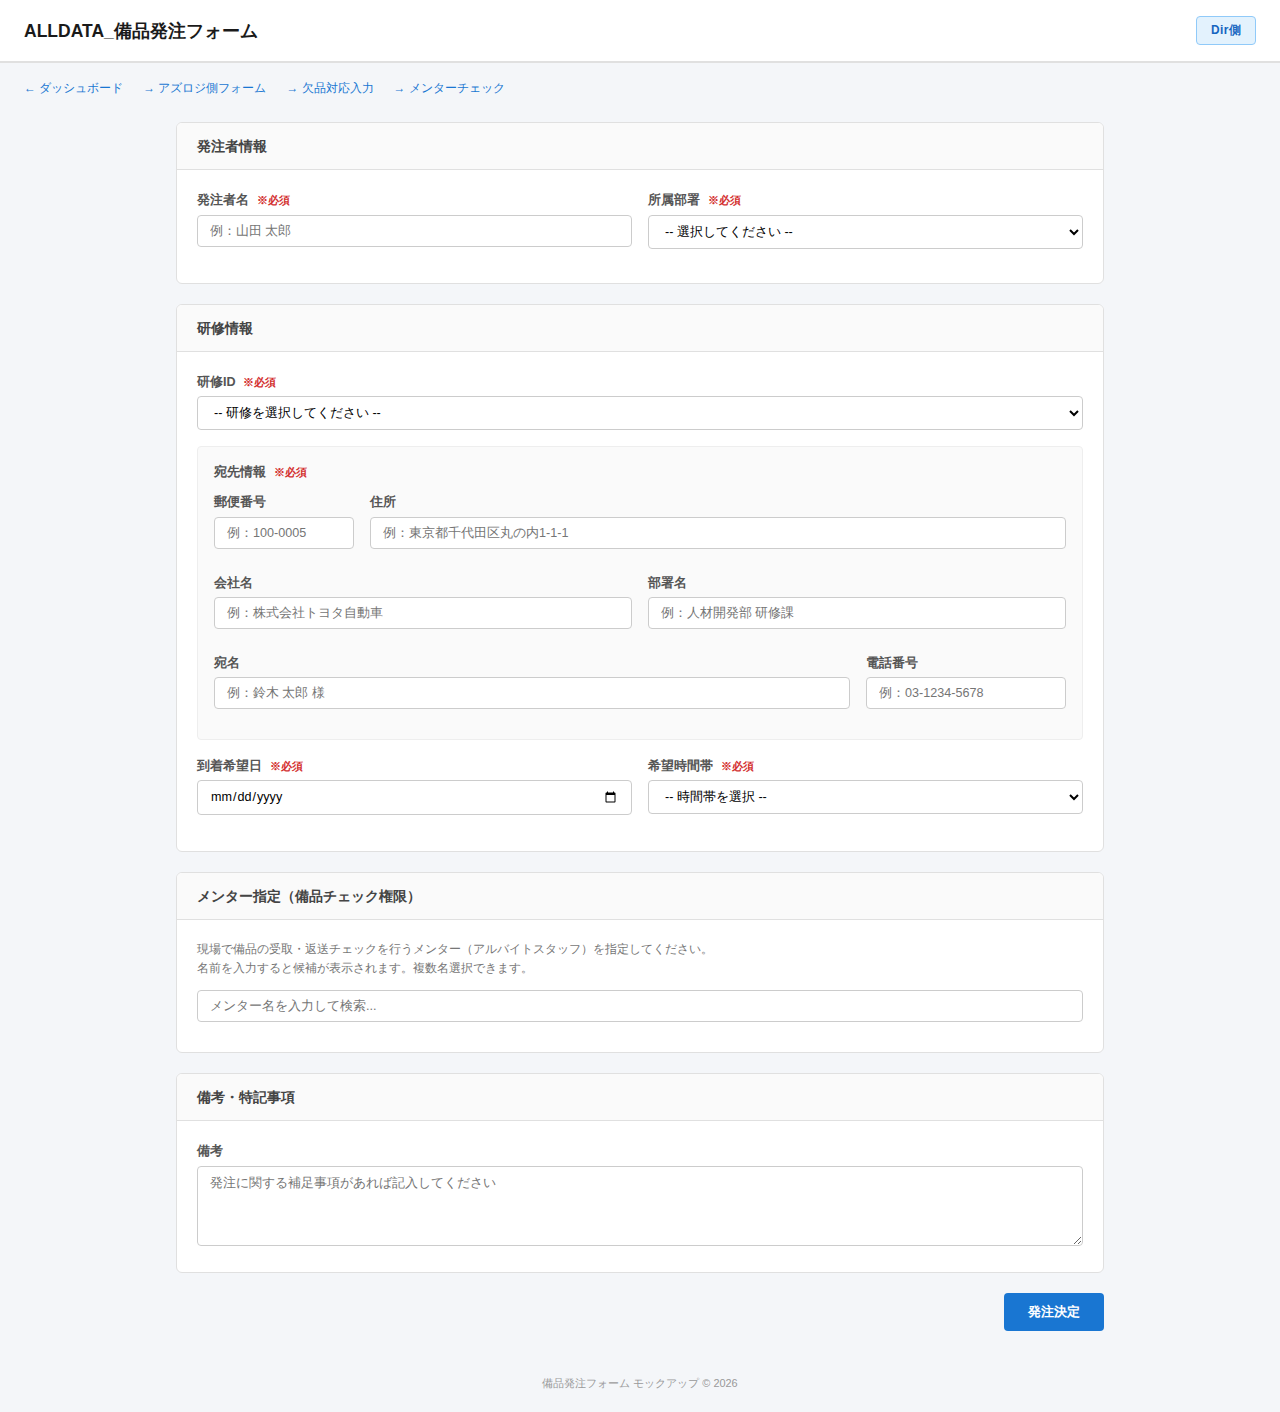
<file: index.html>
<!DOCTYPE html>
<html lang="ja">
<head>
  <meta charset="UTF-8">
  <meta name="viewport" content="width=device-width, initial-scale=1.0">
  <title>ALLDATA_備品発注フォーム（Dir側）</title>
  <link rel="stylesheet" href="styles.css">
  <style>
    .option-checks { display:flex; gap:20px; flex-wrap:wrap; padding:4px 0; }
    .option-checks label { display:flex; align-items:center; gap:6px; cursor:pointer; font-size:0.9rem; }
    .option-checks input[type="checkbox"] { width:16px; height:16px; }
    .calc-inputs { display:flex; gap:16px; flex-wrap:wrap; align-items:flex-end; margin-bottom:16px; }
    .calc-inputs .form-group { min-width:160px; }
    .common-badge { display:inline-block; padding:1px 8px; border-radius:3px; font-size:0.72rem; font-weight:600; background:#e8eaf6; color:#283593; margin-left:6px; vertical-align:middle; }
    .auto-badge { display:inline-block; padding:1px 8px; border-radius:3px; font-size:0.72rem; font-weight:600; background:#e3f2fd; color:#1565c0; margin-left:6px; vertical-align:middle; }
    .venue-badge { display:inline-block; padding:1px 8px; border-radius:3px; font-size:0.72rem; font-weight:600; background:#fff8e1; color:#f57f17; margin-left:6px; vertical-align:middle; }
    .option-badge { display:inline-block; padding:1px 8px; border-radius:3px; font-size:0.72rem; font-weight:600; background:#fff3e0; color:#e65100; margin-left:6px; vertical-align:middle; }
    .manual-badge { display:inline-block; padding:1px 8px; border-radius:3px; font-size:0.72rem; font-weight:600; background:#f3e5f5; color:#7b1fa2; margin-left:6px; vertical-align:middle; }

    /* 会場環境チェックリスト */
    .venue-checklist {
      background:#fffde7; border:1px solid #fff9c4; border-radius:6px;
      padding:16px 20px; margin-bottom:16px;
    }
    .venue-checklist__title {
      font-size:0.9rem; font-weight:700; color:#f57f17;
      margin-bottom:10px;
    }

    /* テーブルセクション区切り */
    .table-section-row td {
      background:#f5f5f5; font-weight:700; font-size:0.8rem;
      color:#555; padding:6px 12px !important;
      border-bottom:2px solid #e0e0e0;
    }
    .table-section-row.section-common td { background:#e8eaf6; color:#283593; }
    .table-section-row.section-type td { background:#e3f2fd; color:#1565c0; }
    .table-section-row.section-venue td { background:#fff8e1; color:#f57f17; }
    .table-section-row.section-manual td { background:#f3e5f5; color:#7b1fa2; }
    #equipmentSection { display:none; }
    #equipmentSection.is-visible { display:block; }

    /* 備品追加ボタン */
    .btn--add-item {
      display:inline-flex; align-items:center; gap:6px;
      padding:7px 18px;
      background:#f3e5f5; color:#7b1fa2;
      border:1px solid #ce93d8; border-radius:4px;
      font-size:0.85rem; font-weight:600;
      cursor:pointer; transition:background 0.15s;
    }
    .btn--add-item:hover { background:#e1bee7; }

    /* 備品選択モーダル */
    .item-picker-overlay {
      display:none; position:fixed; inset:0;
      background:rgba(0,0,0,0.45); z-index:3000;
      justify-content:center; align-items:center;
    }
    .item-picker-overlay.is-visible { display:flex; }
    .item-picker {
      background:#fff; border-radius:8px;
      width:720px; max-width:92vw; max-height:85vh;
      display:flex; flex-direction:column;
      box-shadow:0 8px 32px rgba(0,0,0,0.2);
    }
    .item-picker__header {
      padding:18px 24px;
      border-bottom:1px solid #e0e0e0;
      display:flex; justify-content:space-between; align-items:center;
    }
    .item-picker__header h3 { margin:0; font-size:1.05rem; }
    .item-picker__close {
      background:none; border:none; font-size:1.6rem;
      cursor:pointer; color:#999; line-height:1;
    }
    .item-picker__close:hover { color:#333; }
    .item-picker__search {
      padding:12px 24px;
      border-bottom:1px solid #e0e0e0;
    }
    .item-picker__search input {
      width:100%; padding:8px 12px;
      border:1px solid #ccc; border-radius:4px;
      font-size:0.9rem; font-family:inherit;
    }
    .item-picker__search input:focus { outline:none; border-color:#7b1fa2; box-shadow:0 0 0 2px rgba(123,31,162,0.15); }
    .item-picker__body {
      flex:1; overflow-y:auto; padding:0;
    }
    .item-picker__category {
      padding:10px 24px 4px;
      font-size:0.8rem; font-weight:700;
      color:#999; text-transform:uppercase;
      background:#fafafa;
      border-top:1px solid #f0f0f0;
      position:sticky; top:0; z-index:1;
    }
    .item-picker__row {
      display:flex; align-items:center; gap:12px;
      padding:10px 24px;
      border-bottom:1px solid #f5f5f5;
      cursor:pointer; transition:background 0.1s;
    }
    .item-picker__row:hover { background:#fce4ec20; }
    .item-picker__row.is-checked { background:#f3e5f5; }
    .item-picker__row.is-already { opacity:0.45; cursor:default; }
    .item-picker__row input[type="checkbox"] { width:16px; height:16px; flex-shrink:0; }
    .item-picker__row .ip-name { font-size:0.9rem; font-weight:500; flex:1; }
    .item-picker__row .ip-cat { font-size:0.78rem; color:#999; width:90px; text-align:right; }
    .item-picker__row .ip-stock { font-size:0.78rem; color:#999; width:60px; text-align:right; }
    .item-picker__row .ip-qty {
      width:70px;
    }
    .item-picker__row .ip-qty input {
      width:100%; padding:4px 6px;
      border:1px solid #ccc; border-radius:3px;
      font-size:0.85rem; text-align:right;
      font-family:inherit;
    }
    .item-picker__row .ip-already { font-size:0.75rem; color:#999; font-style:italic; }
    .item-picker__footer {
      padding:14px 24px;
      border-top:1px solid #e0e0e0;
      display:flex; justify-content:space-between; align-items:center;
    }
    .item-picker__footer .ip-count { font-size:0.85rem; color:#777; }
    .item-picker__footer .ip-count strong { color:#7b1fa2; }

    /* メンター オートコンプリート */
    .mentor-search-wrap { position: relative; }
    .mentor-search {
      width: 100%;
      padding: 8px 12px;
      border: 1px solid #ccc;
      border-radius: 4px;
      font-size: 0.9rem;
      font-family: inherit;
    }
    .mentor-search:focus { outline:none; border-color:#1976d2; box-shadow:0 0 0 2px rgba(25,118,210,0.15); }
    .mentor-dropdown {
      display: none;
      position: absolute;
      top: 100%;
      left: 0;
      right: 0;
      background: #fff;
      border: 1px solid #ccc;
      border-top: none;
      border-radius: 0 0 4px 4px;
      max-height: 200px;
      overflow-y: auto;
      z-index: 100;
      box-shadow: 0 4px 12px rgba(0,0,0,0.1);
    }
    .mentor-dropdown.is-open { display: block; }
    .mentor-dropdown-item {
      padding: 8px 12px;
      cursor: pointer;
      font-size: 0.88rem;
      display: flex;
      justify-content: space-between;
      align-items: center;
    }
    .mentor-dropdown-item:hover { background: #e3f2fd; }
    .mentor-dropdown-item .mentor-email { color: #999; font-size: 0.78rem; }
    .mentor-dropdown-empty { padding: 10px 12px; color: #999; font-size: 0.85rem; }

    .selected-mentors { display: flex; flex-wrap: wrap; gap: 8px; margin-top: 10px; }
    .mentor-tag {
      display: inline-flex;
      align-items: center;
      gap: 6px;
      background: #e3f2fd;
      color: #1565c0;
      border: 1px solid #90caf9;
      border-radius: 16px;
      padding: 4px 10px 4px 14px;
      font-size: 0.85rem;
      font-weight: 500;
    }
    .mentor-tag .tag-remove {
      cursor: pointer;
      background: none;
      border: none;
      color: #1565c0;
      font-size: 1rem;
      line-height: 1;
      padding: 0 2px;
      opacity: 0.6;
    }
    .mentor-tag .tag-remove:hover { opacity: 1; }
  </style>
</head>
<body>

  <!-- ヘッダー -->
  <header class="header">
    <h1 class="header__title">ALLDATA_備品発注フォーム</h1>
    <span class="header__role header__role--dir">Dir側</span>
  </header>

  <div style="padding:0 24px; display:flex; gap:20px; flex-wrap:wrap;">
    <a href="dashboard.html" class="nav-link" style="margin:16px 0 0;">&#8592; ダッシュボード</a>
    <a href="view-form.html" class="nav-link" style="margin:16px 0 0;">&#8594; アズロジ側フォーム</a>
    <a href="dir-response.html" class="nav-link" style="margin:16px 0 0;">&#8594; 欠品対応入力</a>
    <a href="mentor-check.html" class="nav-link" style="margin:16px 0 0;">&#8594; メンターチェック</a>
  </div>

  <main class="main">

    <!-- 発注者情報 -->
    <div class="section">
      <div class="section__header">発注者情報</div>
      <div class="section__body">
        <div class="form-inline">
          <div class="form-group">
            <label class="form-label">発注者名 <span class="required">※必須</span></label>
            <input type="text" class="form-input" placeholder="例：山田 太郎" id="ordererName">
          </div>
          <div class="form-group">
            <label class="form-label">所属部署 <span class="required">※必須</span></label>
            <select class="form-select" id="department">
              <option value="">-- 選択してください --</option>
              <option value="営業部">営業部</option>
              <option value="開発部">開発部</option>
              <option value="総務部">総務部</option>
              <option value="人事部">人事部</option>
              <option value="経理部">経理部</option>
              <option value="マーケティング部">マーケティング部</option>
            </select>
          </div>
        </div>
      </div>
    </div>

    <!-- 研修情報 -->
    <div class="section">
      <div class="section__header">研修情報</div>
      <div class="section__body">
        <div class="form-group">
          <label class="form-label">研修ID <span class="required">※必須</span></label>
          <select class="form-select" id="trainingId">
            <option value="">-- 研修を選択してください --</option>
          </select>
        </div>
        <!-- 宛先 -->
        <div style="margin-top:16px; padding:14px 16px; background:#fafafa; border:1px solid #eee; border-radius:4px;">
          <label class="form-label" style="margin-bottom:10px; font-size:0.95rem;">宛先情報 <span class="required">※必須</span></label>
          <div class="form-inline">
            <div class="form-group" style="flex:0 0 140px; min-width:140px;">
              <label class="form-label">郵便番号</label>
              <input type="text" class="form-input" placeholder="例：100-0005" id="destZip" maxlength="8">
            </div>
            <div class="form-group" style="flex:2;">
              <label class="form-label">住所</label>
              <input type="text" class="form-input" placeholder="例：東京都千代田区丸の内1-1-1" id="destAddress">
            </div>
          </div>
          <div class="form-inline" style="margin-top:8px;">
            <div class="form-group">
              <label class="form-label">会社名</label>
              <input type="text" class="form-input" placeholder="例：株式会社トヨタ自動車" id="destCompany">
            </div>
            <div class="form-group">
              <label class="form-label">部署名</label>
              <input type="text" class="form-input" placeholder="例：人材開発部 研修課" id="destDept">
            </div>
          </div>
          <div class="form-inline" style="margin-top:8px;">
            <div class="form-group">
              <label class="form-label">宛名</label>
              <input type="text" class="form-input" placeholder="例：鈴木 太郎 様" id="destName">
            </div>
            <div class="form-group" style="flex:0 0 200px; min-width:200px;">
              <label class="form-label">電話番号</label>
              <input type="tel" class="form-input" placeholder="例：03-1234-5678" id="destPhone">
            </div>
          </div>
        </div>

        <!-- 到着希望 -->
        <div class="form-inline" style="margin-top:16px;">
          <div class="form-group">
            <label class="form-label">到着希望日 <span class="required">※必須</span></label>
            <input type="date" class="form-input" id="arrivalDate">
          </div>
          <div class="form-group">
            <label class="form-label">希望時間帯 <span class="required">※必須</span></label>
            <select class="form-select" id="arrivalTimeSlot">
              <option value="">-- 時間帯を選択 --</option>
              <option value="午前中">午前中（～12:00）</option>
              <option value="14:00-16:00">14:00～16:00</option>
              <option value="16:00-18:00">16:00～18:00</option>
              <option value="18:00-20:00">18:00～20:00</option>
              <option value="19:00-21:00">19:00～21:00</option>
            </select>
          </div>
        </div>
      </div>
    </div>

    <!-- 耐久財一覧（研修種別選択後に表示） -->
    <div class="section" id="equipmentSection">
      <div class="section__header">耐久財一覧 <span id="selectedTrainingLabel" style="font-weight:400; font-size:0.85rem; color:#1976d2;"></span></div>
      <div class="section__body">

        <!-- 人数・チーム数入力 -->
        <div class="calc-inputs">
          <div class="form-group">
            <label class="form-label">研修人数 <span class="required">※必須</span></label>
            <input type="number" class="form-input form-input--short" min="1" value="" placeholder="人数" id="numPeople">
          </div>
          <div class="form-group">
            <label class="form-label">チーム数 <span class="required">※必須</span></label>
            <input type="number" class="form-input form-input--short" min="1" value="" placeholder="チーム数" id="numTeams">
          </div>
          <div class="form-group">
            <button type="button" class="btn btn--primary" id="btnCalc" style="margin-bottom:0;">数量を算出</button>
          </div>
        </div>

        <!-- オプション選択 -->
        <div class="venue-checklist">
          <div class="venue-checklist__title">オプション選択</div>
          <div class="option-checks" id="venueGrid">
            <label><input type="checkbox" class="venue-check" value="プロジェクタ"> プロジェクタ</label>
            <label><input type="checkbox" class="venue-check" value="音響"> 音響</label>
            <label><input type="checkbox" class="venue-check" value="電源ドラム"> 電源ドラム</label>
            <label><input type="checkbox" class="venue-check" value="3口アース"> 3口アース</label>
            <label><input type="checkbox" class="venue-check" value="PCレンタル"> PCレンタル</label>
          </div>
        </div>

        <div style="display:flex; justify-content:flex-end; margin-bottom:12px;">
          <button type="button" class="btn--add-item" id="btnAddItem">＋ 一覧から追加</button>
        </div>
        <div class="table-wrap">
          <table class="data-table" id="itemTable">
            <thead>
              <tr>
                <th>品目名</th>
                <th>カテゴリ</th>
                <th style="text-align:right;">現在庫数</th>
                <th>在庫状況</th>
                <th style="width:100px; text-align:right;">必要数量</th>
              </tr>
            </thead>
            <tbody id="itemTableBody">
              <!-- JSで動的生成 -->
            </tbody>
          </table>
        </div>
      </div>
    </div>

    <!-- メンター指定 -->
    <div class="section">
      <div class="section__header">メンター指定（備品チェック権限）</div>
      <div class="section__body">
        <p style="font-size:0.85rem; color:#777; margin-bottom:12px;">
          現場で備品の受取・返送チェックを行うメンター（アルバイトスタッフ）を指定してください。<br>
          名前を入力すると候補が表示されます。複数名選択できます。
        </p>
        <div class="mentor-search-wrap">
          <input type="text" class="mentor-search" id="mentorSearch" placeholder="メンター名を入力して検索..." autocomplete="off">
          <div class="mentor-dropdown" id="mentorDropdown"></div>
        </div>
        <div class="selected-mentors" id="selectedMentors"></div>
      </div>
    </div>

    <!-- 備考 -->
    <div class="section">
      <div class="section__header">備考・特記事項</div>
      <div class="section__body">
        <div class="form-group">
          <label class="form-label">備考</label>
          <textarea class="form-textarea" placeholder="発注に関する補足事項があれば記入してください" id="remarks"></textarea>
        </div>
      </div>
    </div>

    <!-- 発注ボタン -->
    <div class="btn-group">
      <button type="button" class="btn btn--primary" id="btnOrder">発注決定</button>
    </div>

  </main>

  <!-- 確認モーダル -->
  <div class="modal-overlay" id="confirmModal">
    <div class="modal">
      <div class="modal__title">発注内容の確認</div>
      <div class="modal__message" id="modalMessage"></div>
      <div class="modal__actions">
        <button class="btn btn--cancel" id="btnModalCancel">キャンセル</button>
        <button class="btn btn--success" id="btnModalConfirm">確定・Slack共有</button>
      </div>
    </div>
  </div>

  <!-- 備品選択ポップアップ -->
  <div class="item-picker-overlay" id="itemPickerOverlay">
    <div class="item-picker">
      <div class="item-picker__header">
        <h3>備品一覧から追加（イレギュラー対応）</h3>
        <button class="item-picker__close" id="itemPickerClose">&times;</button>
      </div>
      <div class="item-picker__search">
        <input type="text" placeholder="品目名・カテゴリで検索..." id="itemPickerSearch" autocomplete="off">
      </div>
      <div class="item-picker__body" id="itemPickerBody">
        <!-- JSで動的生成 -->
      </div>
      <div class="item-picker__footer">
        <span class="ip-count" id="itemPickerCount">選択: <strong>0</strong> 品目</span>
        <div style="display:flex; gap:8px;">
          <button class="btn btn--cancel" id="itemPickerCancel">キャンセル</button>
          <button class="btn btn--primary" id="itemPickerConfirm" style="background:#7b1fa2; border-color:#7b1fa2;">追加する</button>
        </div>
      </div>
    </div>
  </div>

  <!-- 完了アラート -->
  <div class="alert alert--success" id="successAlert" style="position:fixed; top:20px; left:50%; transform:translateX(-50%); z-index:2000; min-width:360px;">
    閲覧用シート＆フォームを生成し、Slackでアズロジ側へ共有しました。
  </div>

  <footer class="footer">
    備品発注フォーム モックアップ &copy; 2026
  </footer>

  <script>
  (function () {
    // ==============================
    // 研修DB（ダミー）
    // ==============================
    var trainingDB = [
      { id: '00001', name: '00001_トヨタDX2Days 2/12-13',        type: 'DX' },
      { id: '00002', name: '00002_ソニーDXアドバンス1Day 2/20',   type: 'DX' },
      { id: '00003', name: '00003_日立AI入門2Days 3/5-6',         type: 'AI' },
      { id: '00004', name: '00004_富士通AI実践3Days 3/10-12',     type: 'AI' },
      { id: '00005', name: '00005_パナソニックCD研修1Day 3/15',   type: 'CD' },
      { id: '00006', name: '00006_NEC模造紙WS1Day 3/18',          type: '模造紙' },
      { id: '00007', name: '00007_キヤノン模造紙WS2Days 3/22-23', type: '模造紙' },
      { id: '00008', name: '00008_KDDI_AIA実践2Days 3/25-26',     type: 'AIA' },
      { id: '00009', name: '00009_楽天BI分析1Day 4/2',            type: 'BI' },
      { id: '00010', name: '00010_三菱UFJBI応用2Days 4/8-9',      type: 'BI' }
    ];

    // ==============================
    // 第1層：共通備品（研修種別に関係なく必ず必要）
    // ==============================
    var commonEquipment = [
      { name: 'ホワイトボードマーカーセット', category: '文具',       perPerson:0, perTeam:1, fixed:0, stock:20 },
      { name: '付箋（大）',              category: '文具',       perPerson:1, perTeam:0, fixed:0, stock:50 },
      { name: 'ボールペン（黒）',        category: '文具',       perPerson:1, perTeam:0, fixed:0, stock:100 },
      { name: '名札ホルダー',            category: '文具',       perPerson:1, perTeam:0, fixed:0, stock:50 },
      { name: 'クリアファイル（A4）',    category: '文具',       perPerson:1, perTeam:0, fixed:0, stock:80 },
      { name: '電源タップ（6口）',       category: '電源',       perPerson:0, perTeam:1, fixed:0, stock:12 }
    ];

    // ==============================
    // 第2層：研修種別固有備品（その種別でのみ必要）
    // ==============================
    var equipmentByType = {
      'DX': [
        { name: 'ノートPC',               category: 'PC機器',     perPerson:1, perTeam:0, fixed:0, stock:25 },
        { name: 'マウス',                  category: 'PC周辺機器', perPerson:1, perTeam:0, fixed:0, stock:30 },
        { name: 'HDMIケーブル',            category: 'ケーブル',   perPerson:0, perTeam:1, fixed:0, stock:15 },
        { name: 'モニター（24インチ）',    category: 'PC周辺機器', perPerson:0, perTeam:1, fixed:0, stock:8  }
      ],
      'AI': [
        { name: 'ノートPC（GPU搭載）',    category: 'PC機器',     perPerson:1, perTeam:0, fixed:0, stock:10 },
        { name: 'マウス',                  category: 'PC周辺機器', perPerson:1, perTeam:0, fixed:0, stock:30 },
        { name: 'LANケーブル（3m）',       category: 'ケーブル',   perPerson:1, perTeam:0, fixed:0, stock:20 },
        { name: 'HDMIケーブル',            category: 'ケーブル',   perPerson:0, perTeam:1, fixed:0, stock:15 }
      ],
      'CD': [
        { name: 'ノートPC',               category: 'PC機器',     perPerson:1, perTeam:0, fixed:0, stock:25 },
        { name: 'マウス',                  category: 'PC周辺機器', perPerson:1, perTeam:0, fixed:0, stock:30 },
        { name: 'USBメモリ（32GB）',       category: 'メディア',   perPerson:1, perTeam:0, fixed:0, stock:40 },
        { name: 'HDMIケーブル',            category: 'ケーブル',   perPerson:0, perTeam:1, fixed:0, stock:15 }
      ],
      '模造紙': [
        { name: '模造紙（白）',            category: '紙類',       perPerson:0, perTeam:3, fixed:0, stock:100 },
        { name: 'マーカー（太字8色セット）', category: '文具',     perPerson:0, perTeam:1, fixed:0, stock:15 },
        { name: '付箋（小）',              category: '文具',       perPerson:1, perTeam:0, fixed:0, stock:50 },
        { name: 'マスキングテープ',        category: '文具',       perPerson:0, perTeam:1, fixed:0, stock:20 },
        { name: 'ドットシール',            category: '文具',       perPerson:1, perTeam:0, fixed:0, stock:60 }
      ],
      'AIA': [
        { name: 'ノートPC（GPU搭載）',    category: 'PC機器',     perPerson:1, perTeam:0, fixed:0, stock:10 },
        { name: 'マウス',                  category: 'PC周辺機器', perPerson:1, perTeam:0, fixed:0, stock:30 },
        { name: 'USBハブ（4ポート）',      category: 'PC周辺機器', perPerson:0, perTeam:1, fixed:0, stock:8  },
        { name: 'HDMIケーブル',            category: 'ケーブル',   perPerson:0, perTeam:1, fixed:0, stock:15 },
        { name: 'LANケーブル（3m）',       category: 'ケーブル',   perPerson:1, perTeam:0, fixed:0, stock:20 }
      ],
      'BI': [
        { name: 'ノートPC',               category: 'PC機器',     perPerson:1, perTeam:0, fixed:0, stock:25 },
        { name: 'マウス',                  category: 'PC周辺機器', perPerson:1, perTeam:0, fixed:0, stock:30 },
        { name: 'HDMIケーブル',            category: 'ケーブル',   perPerson:0, perTeam:1, fixed:0, stock:15 },
        { name: 'モニター（24インチ）',    category: 'PC周辺機器', perPerson:0, perTeam:1, fixed:0, stock:8  }
      ]
    };

    // ==============================
    // オプション備品（チェック=必要）
    // ==============================
    var optionEquipment = {
      'プロジェクタ': [
        { name: 'プロジェクター',          category: '映像機器', fixed:1, stock:3 },
        { name: 'プロジェクタースクリーン', category: '映像機器', fixed:1, stock:3 },
        { name: 'HDMIケーブル（5m）',      category: 'ケーブル', fixed:1, stock:5 }
      ],
      '音響': [
        { name: 'ワイヤレススピーカー',    category: '音響機器', fixed:1, stock:4 },
        { name: 'ワイヤレスマイク',        category: '音響機器', fixed:2, stock:6 }
      ],
      '電源ドラム': [
        { name: '電源ドラム（20m）',       category: '電源', fixed:1, stock:4 },
        { name: '電源タップ（10口）',      category: '電源', fixed:1, stock:5 }
      ],
      '3口アース': [
        { name: '3口アース付き延長コード（5m）', category: '電源', perTeam:1, stock:8 }
      ],
      'PCレンタル': [
        { name: 'レンタルPC（Windows）',   category: 'PC機器', perPerson:1, stock:20 }
      ]
    };

    // ==============================
    // 全備品マスターDB（全種別・全オプション + 汎用備品）
    // ==============================
    var allEquipmentMaster = [
      // PC機器
      { name: 'ノートPC',                    category: 'PC機器',     stock: 25 },
      { name: 'ノートPC（GPU搭載）',         category: 'PC機器',     stock: 10 },
      { name: 'レンタルPC（Windows）',        category: 'PC機器',     stock: 20 },
      { name: 'デスクトップPC',               category: 'PC機器',     stock: 5 },
      { name: 'タブレット（iPad）',           category: 'PC機器',     stock: 12 },
      // PC周辺機器
      { name: 'マウス',                       category: 'PC周辺機器', stock: 30 },
      { name: 'ワイヤレスキーボード',         category: 'PC周辺機器', stock: 15 },
      { name: 'モニター（24インチ）',         category: 'PC周辺機器', stock: 8 },
      { name: 'モニター（27インチ）',         category: 'PC周辺機器', stock: 4 },
      { name: 'USBハブ（4ポート）',           category: 'PC周辺機器', stock: 8 },
      { name: 'Webカメラ',                    category: 'PC周辺機器', stock: 10 },
      { name: 'ヘッドセット',                 category: 'PC周辺機器', stock: 15 },
      // ケーブル
      { name: 'HDMIケーブル',                 category: 'ケーブル',   stock: 15 },
      { name: 'HDMIケーブル（5m）',           category: 'ケーブル',   stock: 5 },
      { name: 'LANケーブル（3m）',            category: 'ケーブル',   stock: 20 },
      { name: 'LANケーブル（10m）',           category: 'ケーブル',   stock: 8 },
      { name: 'USB-Cケーブル',                category: 'ケーブル',   stock: 18 },
      { name: 'VGAケーブル',                  category: 'ケーブル',   stock: 6 },
      // 電源
      { name: '電源タップ（6口）',            category: '電源',       stock: 12 },
      { name: '3口アース付き延長コード（5m）',category: '電源',       stock: 8 },
      { name: '電源タップ（10口）',           category: '電源',       stock: 5 },
      { name: 'ポータブル電源',               category: '電源',       stock: 3 },
      // 映像機器
      { name: 'プロジェクター',               category: '映像機器',   stock: 3 },
      { name: 'プロジェクタースクリーン',     category: '映像機器',   stock: 3 },
      { name: '大型モニター（55インチ）',     category: '映像機器',   stock: 2 },
      { name: 'モニタースタンド',             category: '映像機器',   stock: 4 },
      // 音響機器
      { name: 'ワイヤレススピーカー',         category: '音響機器',   stock: 4 },
      { name: 'ワイヤレスマイク',             category: '音響機器',   stock: 6 },
      { name: 'ピンマイク',                   category: '音響機器',   stock: 4 },
      { name: 'ミキサー',                     category: '音響機器',   stock: 2 },
      // 文具
      { name: 'ホワイトボードマーカーセット', category: '文具',       stock: 20 },
      { name: 'マーカー（太字8色セット）',    category: '文具',       stock: 15 },
      { name: '付箋（大）',                   category: '文具',       stock: 50 },
      { name: '付箋（小）',                   category: '文具',       stock: 50 },
      { name: 'マスキングテープ',             category: '文具',       stock: 20 },
      { name: 'ドットシール',                 category: '文具',       stock: 60 },
      { name: 'ボールペン（黒）',             category: '文具',       stock: 100 },
      { name: '名札ホルダー',                 category: '文具',       stock: 50 },
      { name: 'クリアファイル（A4）',         category: '文具',       stock: 80 },
      { name: 'バインダー',                   category: '文具',       stock: 30 },
      // 紙類
      { name: '模造紙（白）',                 category: '紙類',       stock: 100 },
      { name: '模造紙（方眼）',               category: '紙類',       stock: 40 },
      { name: 'コピー用紙（A4 500枚）',       category: '紙類',       stock: 20 },
      { name: 'フリップチャート用紙',         category: '紙類',       stock: 15 },
      // メディア
      { name: 'USBメモリ（32GB）',            category: 'メディア',   stock: 40 },
      { name: 'USBメモリ（64GB）',            category: 'メディア',   stock: 20 },
      { name: 'SDカード（32GB）',             category: 'メディア',   stock: 10 },
      // 什器
      { name: 'ホワイトボード（自立型）',     category: '什器',       stock: 6 },
      { name: 'フリップチャートスタンド',     category: '什器',       stock: 4 },
      { name: 'パーテーション',               category: '什器',       stock: 8 },
      { name: '折りたたみ机',                 category: '什器',       stock: 10 },
      { name: '折りたたみ椅子',               category: '什器',       stock: 30 },
      // その他
      { name: 'Wi-Fiルーター（モバイル）',    category: 'ネットワーク', stock: 5 },
      { name: 'LANスイッチングハブ（8ポート）',category: 'ネットワーク', stock: 4 },
      { name: 'タイマー（デジタル大型）',     category: 'その他',     stock: 6 },
      { name: 'レーザーポインター',           category: 'その他',     stock: 8 },
      { name: 'ネームプレート',               category: 'その他',     stock: 40 },
      { name: 'アルコール消毒スプレー',       category: 'その他',     stock: 20 },
      { name: '養生テープ',                   category: 'その他',     stock: 15 },
      { name: 'ガムテープ',                   category: 'その他',     stock: 15 }
    ];

    // 手動追加された品目リスト
    var manualItems = [];

    // ==============================
    // DOM要素
    // ==============================
    var trainingSelect = document.getElementById('trainingId');
    var equipmentSection = document.getElementById('equipmentSection');
    var selectedTrainingLabel = document.getElementById('selectedTrainingLabel');
    var numPeople = document.getElementById('numPeople');
    var numTeams = document.getElementById('numTeams');
    var btnCalc = document.getElementById('btnCalc');
    var itemTableBody = document.getElementById('itemTableBody');
    var btnOrder = document.getElementById('btnOrder');
    var confirmModal = document.getElementById('confirmModal');
    var modalMessage = document.getElementById('modalMessage');
    var btnModalCancel = document.getElementById('btnModalCancel');
    var btnModalConfirm = document.getElementById('btnModalConfirm');
    var successAlert = document.getElementById('successAlert');

    // 現在選択中のトレーニング
    var currentTraining = null;

    // ==============================
    // 研修DBをプルダウンに投入
    // ==============================
    trainingDB.forEach(function (t) {
      var opt = document.createElement('option');
      opt.value = t.id;
      opt.textContent = t.name + '  [' + t.type + ']';
      opt.dataset.type = t.type;
      trainingSelect.appendChild(opt);
    });

    // ==============================
    // オプションチェック → テーブル再描画
    // ==============================
    document.querySelectorAll('.venue-check').forEach(function (cb) {
      cb.addEventListener('change', function () {
        renderTable();
      });
    });

    // ==============================
    // 研修選択時 → 耐久財セクション表示
    // ==============================
    trainingSelect.addEventListener('change', function () {
      var selectedOpt = trainingSelect.options[trainingSelect.selectedIndex];
      if (!selectedOpt.value) {
        equipmentSection.classList.remove('is-visible');
        currentTraining = null;
        return;
      }
      currentTraining = trainingDB.find(function (t) { return t.id === selectedOpt.value; });
      selectedTrainingLabel.textContent = '— ' + currentTraining.name + '（種別: ' + currentTraining.type + '）';
      equipmentSection.classList.add('is-visible');
      numPeople.value = '';
      numTeams.value = '';
      renderTable();
    });

    // ==============================
    // 数量算出ボタン
    // ==============================
    btnCalc.addEventListener('click', function () {
      var people = parseInt(numPeople.value) || 0;
      var teams = parseInt(numTeams.value) || 0;
      if (people < 1 || teams < 1) {
        alert('研修人数とチーム数を1以上で入力してください。');
        return;
      }
      renderTable();
    });

    // ==============================
    // テーブル描画
    // ==============================
    // 数量上書き保存用 { "layer:index": qty }
    var qtyOverrides = {};

    function calcQty(item, people, teams) {
      if (people < 1 || teams < 1) return 0;
      return (item.perPerson || 0) * people + (item.perTeam || 0) * teams + (item.fixed || 0);
    }

    function qtyInputHtml(key, qty, borderColor) {
      return '<input type="number" class="qty-editable" data-qty-key="' + key + '" value="' + qty + '" min="0" ' +
        'style="width:70px; padding:3px 6px; border:1px solid ' + borderColor + '; border-radius:3px; text-align:right; font-size:0.85rem; font-family:inherit;">';
    }

    function getEffectiveQty(key, autoQty) {
      return qtyOverrides[key] !== undefined ? qtyOverrides[key] : autoQty;
    }

    function renderTable() {
      if (!currentTraining) return;
      var people = parseInt(numPeople.value) || 0;
      var teams = parseInt(numTeams.value) || 0;
      var type = currentTraining.type;
      var html = '';

      // ── 全研修共通備品 ──
      html += '<tr class="table-section-row section-common"><td colspan="5">全研修共通備品</td></tr>';
      commonEquipment.forEach(function (item, i) {
        var key = 'common:' + i;
        var autoQty = calcQty(item, people, teams);
        var qty = getEffectiveQty(key, autoQty);
        var stockClass = item.stock <= 0 ? 'stock-out' : (qty > 0 && item.stock < qty ? 'stock-low' : 'stock-ok');
        var stockLabel = item.stock <= 0 ? '欠品' : (qty > 0 && item.stock < qty ? '残少' : '十分');
        html += '<tr style="background:#e8eaf6;">';
        html += '<td>' + item.name + '</td>';
        html += '<td>' + item.category + '</td>';
        html += '<td style="text-align:right;">' + item.stock + '</td>';
        html += '<td><span class="' + stockClass + '">' + stockLabel + '</span></td>';
        html += '<td style="text-align:right;">' + qtyInputHtml(key, qty, '#9fa8da') + '</td>';
        html += '</tr>';
      });

      // ── 研修種別固有備品 ──
      var typeItems = equipmentByType[type] || [];
      html += '<tr class="table-section-row section-type"><td colspan="5">' + type + '研修固有備品</td></tr>';
      if (typeItems.length === 0) {
        html += '<tr><td colspan="5" style="text-align:center; color:#999; padding:12px;">この種別に固有の備品はありません</td></tr>';
      }
      typeItems.forEach(function (item, i) {
        var key = 'type:' + i;
        var autoQty = calcQty(item, people, teams);
        var qty = getEffectiveQty(key, autoQty);
        var stockClass = item.stock <= 0 ? 'stock-out' : (qty > 0 && item.stock < qty ? 'stock-low' : 'stock-ok');
        var stockLabel = item.stock <= 0 ? '欠品' : (qty > 0 && item.stock < qty ? '残少' : '十分');
        html += '<tr style="background:#e3f2fd;">';
        html += '<td>' + item.name + '</td>';
        html += '<td>' + item.category + '</td>';
        html += '<td style="text-align:right;">' + item.stock + '</td>';
        html += '<td><span class="' + stockClass + '">' + stockLabel + '</span></td>';
        html += '<td style="text-align:right;">' + qtyInputHtml(key, qty, '#90caf9') + '</td>';
        html += '</tr>';
      });

      // ── オプション備品 ──
      var selectedOptions = [];
      document.querySelectorAll('.venue-check:checked').forEach(function (cb) {
        selectedOptions.push(cb.value);
      });
      var optItems = [];
      selectedOptions.forEach(function (optName) {
        (optionEquipment[optName] || []).forEach(function (item) {
          optItems.push({ item: item, source: optName });
        });
      });
      if (optItems.length > 0) {
        html += '<tr class="table-section-row section-venue"><td colspan="5">オプション</td></tr>';
        optItems.forEach(function (o, i) {
          var key = 'opt:' + i;
          var item = o.item;
          var autoQty = calcQty(item, people, teams);
          var qty = getEffectiveQty(key, autoQty);
          var stockClass = item.stock <= 0 ? 'stock-out' : (qty > 0 && item.stock < qty ? 'stock-low' : 'stock-ok');
          var stockLabel = item.stock <= 0 ? '欠品' : (qty > 0 && item.stock < qty ? '残少' : '十分');
          html += '<tr style="background:#fff8e1;">';
          html += '<td>' + item.name + ' <span class="venue-badge">' + o.source + '</span></td>';
          html += '<td>' + item.category + '</td>';
          html += '<td style="text-align:right;">' + item.stock + '</td>';
          html += '<td><span class="' + stockClass + '">' + stockLabel + '</span></td>';
          html += '<td style="text-align:right;">' + qtyInputHtml(key, qty, '#fbc02d') + '</td>';
          html += '</tr>';
        });
      }

      // ── 手動追加備品 ──
      if (manualItems.length > 0) {
        html += '<tr class="table-section-row section-manual"><td colspan="5">手動追加</td></tr>';
        manualItems.forEach(function (item, idx) {
          var stockClass = item.stock <= 0 ? 'stock-out' : (item.stock < item.qty ? 'stock-low' : 'stock-ok');
          var stockLabel = item.stock <= 0 ? '欠品' : (item.stock < item.qty ? '残少' : '十分');
          html += '<tr style="background:#f3e5f5;">';
          html += '<td>' + item.name + ' <span class="manual-badge">手動</span></td>';
          html += '<td>' + item.category + '</td>';
          html += '<td style="text-align:right;">' + item.stock + '</td>';
          html += '<td><span class="' + stockClass + '">' + stockLabel + '</span></td>';
          html += '<td style="text-align:right; white-space:nowrap;">' +
            '<input type="number" class="manual-qty-input" data-manual-idx="' + idx + '" value="' + item.qty + '" min="1" ' +
            'style="width:60px; padding:3px 6px; border:1px solid #ce93d8; border-radius:3px; text-align:right; font-size:0.85rem; font-family:inherit; margin-right:6px;">' +
            '<button type="button" class="manual-remove-btn" data-manual-idx="' + idx + '" ' +
            'style="background:none; border:none; color:#c62828; font-size:1.1rem; cursor:pointer; vertical-align:middle;" title="削除">&times;</button>' +
            '</td>';
          html += '</tr>';
        });
      }

      itemTableBody.innerHTML = html;

      // 全行の数量変更イベント
      itemTableBody.querySelectorAll('.qty-editable').forEach(function (input) {
        input.addEventListener('change', function () {
          var key = this.dataset.qtyKey;
          var val = parseInt(this.value) || 0;
          if (val < 0) val = 0;
          qtyOverrides[key] = val;
          this.value = val;
          // 在庫状況を即時更新
          var row = this.closest('tr');
          var stockTd = row.querySelectorAll('td')[3];
          var stockNum = parseInt(row.querySelectorAll('td')[2].textContent) || 0;
          var cls = stockNum <= 0 ? 'stock-out' : (val > 0 && stockNum < val ? 'stock-low' : 'stock-ok');
          var lbl = stockNum <= 0 ? '欠品' : (val > 0 && stockNum < val ? '残少' : '十分');
          stockTd.innerHTML = '<span class="' + cls + '">' + lbl + '</span>';
        });
      });

      // 手動追加品目の数量変更イベント
      itemTableBody.querySelectorAll('.manual-qty-input').forEach(function (input) {
        input.addEventListener('change', function () {
          var idx = parseInt(this.dataset.manualIdx);
          var val = parseInt(this.value) || 1;
          if (val < 1) val = 1;
          manualItems[idx].qty = val;
          this.value = val;
        });
      });

      // 手動追加品目の削除イベント
      itemTableBody.querySelectorAll('.manual-remove-btn').forEach(function (btn) {
        btn.addEventListener('click', function () {
          var idx = parseInt(this.dataset.manualIdx);
          manualItems.splice(idx, 1);
          renderTable();
        });
      });
    }

    // ==============================
    // 備品選択ポップアップ
    // ==============================
    var btnAddItem = document.getElementById('btnAddItem');
    var itemPickerOverlay = document.getElementById('itemPickerOverlay');
    var itemPickerClose = document.getElementById('itemPickerClose');
    var itemPickerSearch = document.getElementById('itemPickerSearch');
    var itemPickerBody = document.getElementById('itemPickerBody');
    var itemPickerCount = document.getElementById('itemPickerCount');
    var itemPickerCancel = document.getElementById('itemPickerCancel');
    var itemPickerConfirm = document.getElementById('itemPickerConfirm');

    var pickerSelections = {}; // { name: qty }

    function getAlreadyInTable() {
      var existing = {};
      // 共通
      commonEquipment.forEach(function (item) { existing[item.name] = true; });
      // 種別固有
      if (currentTraining) {
        (equipmentByType[currentTraining.type] || []).forEach(function (item) {
          existing[item.name] = true;
        });
      }
      // オプション
      document.querySelectorAll('.venue-check:checked').forEach(function (cb) {
        (optionEquipment[cb.value] || []).forEach(function (item) { existing[item.name] = true; });
      });
      // 手動追加済み
      manualItems.forEach(function (item) { existing[item.name] = true; });
      return existing;
    }

    function renderItemPicker(filter) {
      var existing = getAlreadyInTable();
      var query = (filter || '').trim().toLowerCase();

      // カテゴリ別にグループ化
      var categories = {};
      allEquipmentMaster.forEach(function (item) {
        if (query && item.name.toLowerCase().indexOf(query) === -1 &&
            item.category.toLowerCase().indexOf(query) === -1) return;
        if (!categories[item.category]) categories[item.category] = [];
        categories[item.category].push(item);
      });

      var html = '';
      var catKeys = Object.keys(categories).sort();
      catKeys.forEach(function (cat) {
        html += '<div class="item-picker__category">' + cat + '</div>';
        categories[cat].forEach(function (item) {
          var isAlready = existing[item.name];
          var isChecked = pickerSelections[item.name] !== undefined;
          html += '<div class="item-picker__row' +
            (isChecked ? ' is-checked' : '') +
            (isAlready ? ' is-already' : '') +
            '" data-item-name="' + item.name + '">';
          if (isAlready) {
            html += '<input type="checkbox" disabled checked>';
            html += '<span class="ip-name">' + item.name + '</span>';
            html += '<span class="ip-already">追加済み</span>';
          } else {
            html += '<input type="checkbox"' + (isChecked ? ' checked' : '') + '>';
            html += '<span class="ip-name">' + item.name + '</span>';
            html += '<span class="ip-cat">' + item.category + '</span>';
            html += '<span class="ip-stock">在庫 ' + item.stock + '</span>';
            html += '<span class="ip-qty"><input type="number" min="1" value="' +
              (pickerSelections[item.name] || 1) + '" placeholder="数量"' +
              (isChecked ? '' : ' disabled') + '></span>';
          }
          html += '</div>';
        });
      });

      if (html === '') {
        html = '<div style="padding:30px; text-align:center; color:#999;">該当する備品が見つかりません</div>';
      }

      itemPickerBody.innerHTML = html;
      updatePickerCount();
    }

    function updatePickerCount() {
      var count = Object.keys(pickerSelections).length;
      itemPickerCount.innerHTML = '選択: <strong>' + count + '</strong> 品目';
    }

    // ポップアップを開く
    btnAddItem.addEventListener('click', function () {
      pickerSelections = {};
      itemPickerSearch.value = '';
      renderItemPicker('');
      itemPickerOverlay.classList.add('is-visible');
      setTimeout(function () { itemPickerSearch.focus(); }, 100);
    });

    // 検索
    itemPickerSearch.addEventListener('input', function () {
      renderItemPicker(this.value);
    });

    // 行クリックでチェック切り替え
    itemPickerBody.addEventListener('click', function (e) {
      var row = e.target.closest('.item-picker__row');
      if (!row || row.classList.contains('is-already')) return;

      // 数量入力欄クリック時はトグルしない
      if (e.target.closest('.ip-qty')) return;

      var name = row.dataset.itemName;
      var cb = row.querySelector('input[type="checkbox"]');
      var qtyInput = row.querySelector('.ip-qty input');

      if (pickerSelections[name] !== undefined) {
        // アンチェック
        delete pickerSelections[name];
        cb.checked = false;
        row.classList.remove('is-checked');
        if (qtyInput) qtyInput.disabled = true;
      } else {
        // チェック
        pickerSelections[name] = parseInt(qtyInput.value) || 1;
        cb.checked = true;
        row.classList.add('is-checked');
        if (qtyInput) qtyInput.disabled = false;
      }
      updatePickerCount();
    });

    // 数量変更
    itemPickerBody.addEventListener('change', function (e) {
      if (e.target.closest('.ip-qty')) {
        var row = e.target.closest('.item-picker__row');
        var name = row.dataset.itemName;
        if (pickerSelections[name] !== undefined) {
          pickerSelections[name] = parseInt(e.target.value) || 1;
        }
      }
    });

    // ポップアップ閉じる
    function closeItemPicker() {
      itemPickerOverlay.classList.remove('is-visible');
    }
    itemPickerClose.addEventListener('click', closeItemPicker);
    itemPickerCancel.addEventListener('click', closeItemPicker);
    itemPickerOverlay.addEventListener('click', function (e) {
      if (e.target === itemPickerOverlay) closeItemPicker();
    });

    // 追加確定
    itemPickerConfirm.addEventListener('click', function () {
      var names = Object.keys(pickerSelections);
      if (names.length === 0) {
        closeItemPicker();
        return;
      }

      names.forEach(function (name) {
        var master = allEquipmentMaster.find(function (m) { return m.name === name; });
        if (master) {
          manualItems.push({
            name: master.name,
            category: master.category,
            stock: master.stock,
            qty: pickerSelections[name]
          });
        }
      });

      closeItemPicker();
      renderTable();
    });

    // ==============================
    // メンターDB（ダミー）
    // ==============================
    var mentorDB = [
      { id: 'M001', name: '佐藤 花子',   email: 'sato.hanako@example.com',   area: '東京' },
      { id: 'M002', name: '田中 一郎',   email: 'tanaka.ichiro@example.com',  area: '東京' },
      { id: 'M003', name: '鈴木 美咲',   email: 'suzuki.misaki@example.com',  area: '大阪' },
      { id: 'M004', name: '高橋 健太',   email: 'takahashi.kenta@example.com',area: '名古屋' },
      { id: 'M005', name: '伊藤 さくら', email: 'ito.sakura@example.com',     area: '東京' },
      { id: 'M006', name: '渡辺 翔太',   email: 'watanabe.shota@example.com', area: '福岡' },
      { id: 'M007', name: '山本 あかり', email: 'yamamoto.akari@example.com', area: '大阪' },
      { id: 'M008', name: '中村 大輝',   email: 'nakamura.daiki@example.com', area: '東京' },
      { id: 'M009', name: '小林 真由',   email: 'kobayashi.mayu@example.com', area: '名古屋' },
      { id: 'M010', name: '加藤 陸',     email: 'kato.riku@example.com',      area: '東京' },
      { id: 'M011', name: '吉田 愛',     email: 'yoshida.ai@example.com',     area: '大阪' },
      { id: 'M012', name: '松本 蓮',     email: 'matsumoto.ren@example.com',  area: '福岡' },
      { id: 'M013', name: '井上 七海',   email: 'inoue.nanami@example.com',   area: '東京' },
      { id: 'M014', name: '木村 颯太',   email: 'kimura.sota@example.com',    area: '名古屋' },
      { id: 'M015', name: '林 ひなた',   email: 'hayashi.hinata@example.com', area: '大阪' }
    ];

    // ==============================
    // メンター オートコンプリート
    // ==============================
    var mentorSearch = document.getElementById('mentorSearch');
    var mentorDropdown = document.getElementById('mentorDropdown');
    var selectedMentorsEl = document.getElementById('selectedMentors');
    var selectedMentorIds = [];

    function renderSelectedMentors() {
      selectedMentorsEl.innerHTML = '';
      selectedMentorIds.forEach(function (id) {
        var m = mentorDB.find(function (x) { return x.id === id; });
        if (!m) return;
        var tag = document.createElement('span');
        tag.className = 'mentor-tag';
        tag.innerHTML = m.name + '<span class="tag-email" style="color:#90caf9; font-size:0.78rem; margin-left:2px;">(' + m.area + ')</span>' +
          '<button class="tag-remove" data-id="' + m.id + '">&times;</button>';
        selectedMentorsEl.appendChild(tag);
      });
    }

    // タグ削除
    selectedMentorsEl.addEventListener('click', function (e) {
      var btn = e.target.closest('.tag-remove');
      if (btn) {
        var id = btn.dataset.id;
        selectedMentorIds = selectedMentorIds.filter(function (x) { return x !== id; });
        renderSelectedMentors();
      }
    });

    // 検索入力
    mentorSearch.addEventListener('input', function () {
      var query = this.value.trim().toLowerCase();
      if (query.length === 0) {
        mentorDropdown.classList.remove('is-open');
        return;
      }

      var results = mentorDB.filter(function (m) {
        if (selectedMentorIds.indexOf(m.id) !== -1) return false;
        return m.name.toLowerCase().indexOf(query) !== -1 ||
               m.email.toLowerCase().indexOf(query) !== -1 ||
               m.area.toLowerCase().indexOf(query) !== -1;
      });

      if (results.length === 0) {
        mentorDropdown.innerHTML = '<div class="mentor-dropdown-empty">該当するメンターが見つかりません</div>';
      } else {
        mentorDropdown.innerHTML = results.map(function (m) {
          return '<div class="mentor-dropdown-item" data-id="' + m.id + '">' +
            '<span>' + m.name + ' <span style="color:#999; font-size:0.78rem;">(' + m.area + ')</span></span>' +
            '<span class="mentor-email">' + m.email + '</span>' +
            '</div>';
        }).join('');
      }
      mentorDropdown.classList.add('is-open');
    });

    // ドロップダウン選択
    mentorDropdown.addEventListener('click', function (e) {
      var item = e.target.closest('.mentor-dropdown-item');
      if (item) {
        var id = item.dataset.id;
        if (selectedMentorIds.indexOf(id) === -1) {
          selectedMentorIds.push(id);
          renderSelectedMentors();
        }
        mentorSearch.value = '';
        mentorDropdown.classList.remove('is-open');
        mentorSearch.focus();
      }
    });

    // フォーカスが外れたらドロップダウンを閉じる
    mentorSearch.addEventListener('blur', function () {
      setTimeout(function () { mentorDropdown.classList.remove('is-open'); }, 200);
    });

    // フォーカス時に入力があれば再表示
    mentorSearch.addEventListener('focus', function () {
      if (this.value.trim().length > 0) {
        this.dispatchEvent(new Event('input'));
      }
    });

    // ==============================
    // 発注決定
    // ==============================
    btnOrder.addEventListener('click', function () {
      var ordererName = document.getElementById('ordererName').value.trim();
      var department = document.getElementById('department').value;

      // 宛先情報
      var destZip = document.getElementById('destZip').value.trim();
      var destAddress = document.getElementById('destAddress').value.trim();
      var destCompany = document.getElementById('destCompany').value.trim();
      var destDept = document.getElementById('destDept').value.trim();
      var destName = document.getElementById('destName').value.trim();
      var destPhone = document.getElementById('destPhone').value.trim();

      // 到着希望
      var arrivalDate = document.getElementById('arrivalDate').value;
      var arrivalTimeSlot = document.getElementById('arrivalTimeSlot').value;

      if (!ordererName || !department) {
        alert('発注者名と所属部署は必須項目です。');
        return;
      }
      if (!currentTraining) {
        alert('研修IDを選択してください。');
        return;
      }
      if (!destZip || !destAddress || !destCompany || !destName || !destPhone) {
        alert('宛先情報（郵便番号・住所・会社名・宛名・電話番号）は必須です。');
        return;
      }
      if (!arrivalDate || !arrivalTimeSlot) {
        alert('到着希望日と希望時間帯を選択してください。');
        return;
      }

      var people = parseInt(numPeople.value) || 0;
      var teams = parseInt(numTeams.value) || 0;
      if (people < 1 || teams < 1) {
        alert('研修人数とチーム数を入力し、数量を算出してください。');
        return;
      }

      // 品目収集（テーブルの入力値を取得）
      var type = currentTraining.type;
      var selectedItems = [];

      // 共通備品
      commonEquipment.forEach(function (item, i) {
        var qty = getEffectiveQty('common:' + i, calcQty(item, people, teams));
        if (qty > 0) selectedItems.push(item.name + ' × ' + qty);
      });

      // 種別固有
      (equipmentByType[type] || []).forEach(function (item, i) {
        var qty = getEffectiveQty('type:' + i, calcQty(item, people, teams));
        if (qty > 0) selectedItems.push(item.name + ' × ' + qty);
      });

      // オプション
      var optIdx = 0;
      document.querySelectorAll('.venue-check:checked').forEach(function (cb) {
        (optionEquipment[cb.value] || []).forEach(function (item) {
          var qty = getEffectiveQty('opt:' + optIdx, calcQty(item, people, teams));
          if (qty > 0) selectedItems.push(item.name + ' × ' + qty);
          optIdx++;
        });
      });

      // 手動追加
      manualItems.forEach(function (item) {
        selectedItems.push(item.name + ' × ' + item.qty);
      });

      if (selectedItems.length === 0) {
        alert('発注する品目がありません。');
        return;
      }

      // 宛先文字列を組み立て
      var destStr = '〒' + destZip + ' ' + destAddress + '<br>' +
        destCompany + (destDept ? ' ' + destDept : '') + '<br>' +
        destName + '　TEL: ' + destPhone;

      // メンター情報を収集
      var mentors = selectedMentorIds.map(function (id) {
        var m = mentorDB.find(function (x) { return x.id === id; });
        return m ? m.name + '（' + m.email + '）' : '';
      }).filter(function (x) { return x; });

      modalMessage.innerHTML =
        '<strong>発注者:</strong> ' + ordererName + '（' + department + '）<br>' +
        '<strong>研修:</strong> ' + currentTraining.name + '<br><br>' +
        '<strong>宛先:</strong><br>' + destStr + '<br><br>' +
        '<strong>到着希望:</strong> ' + arrivalDate + '　' + arrivalTimeSlot + '<br>' +
        '<strong>人数:</strong> ' + people + '名 / <strong>チーム数:</strong> ' + teams + '<br><br>' +
        '<strong>発注品目:</strong><br>' +
        selectedItems.map(function (item) { return '・' + item; }).join('<br>') +
        '<br><br>' +
        (mentors.length > 0
          ? '<strong>チェック権限付与メンター:</strong><br>' + mentors.map(function (m) { return '・' + m; }).join('<br>') + '<br><br>'
          : '') +
        'この内容で閲覧用シート＆フォームを生成し、<br>Slackでアズロジ側へ共有します。よろしいですか？';

      confirmModal.classList.add('is-visible');
    });

    // モーダル：キャンセル
    btnModalCancel.addEventListener('click', function () {
      confirmModal.classList.remove('is-visible');
    });

    // モーダル：確定
    btnModalConfirm.addEventListener('click', function () {
      confirmModal.classList.remove('is-visible');
      successAlert.classList.add('is-visible');
      setTimeout(function () {
        successAlert.classList.remove('is-visible');
      }, 4000);
    });

    // モーダル外クリックで閉じる
    confirmModal.addEventListener('click', function (e) {
      if (e.target === confirmModal) {
        confirmModal.classList.remove('is-visible');
      }
    });

  })();
  </script>

</body>
</html>
</file>
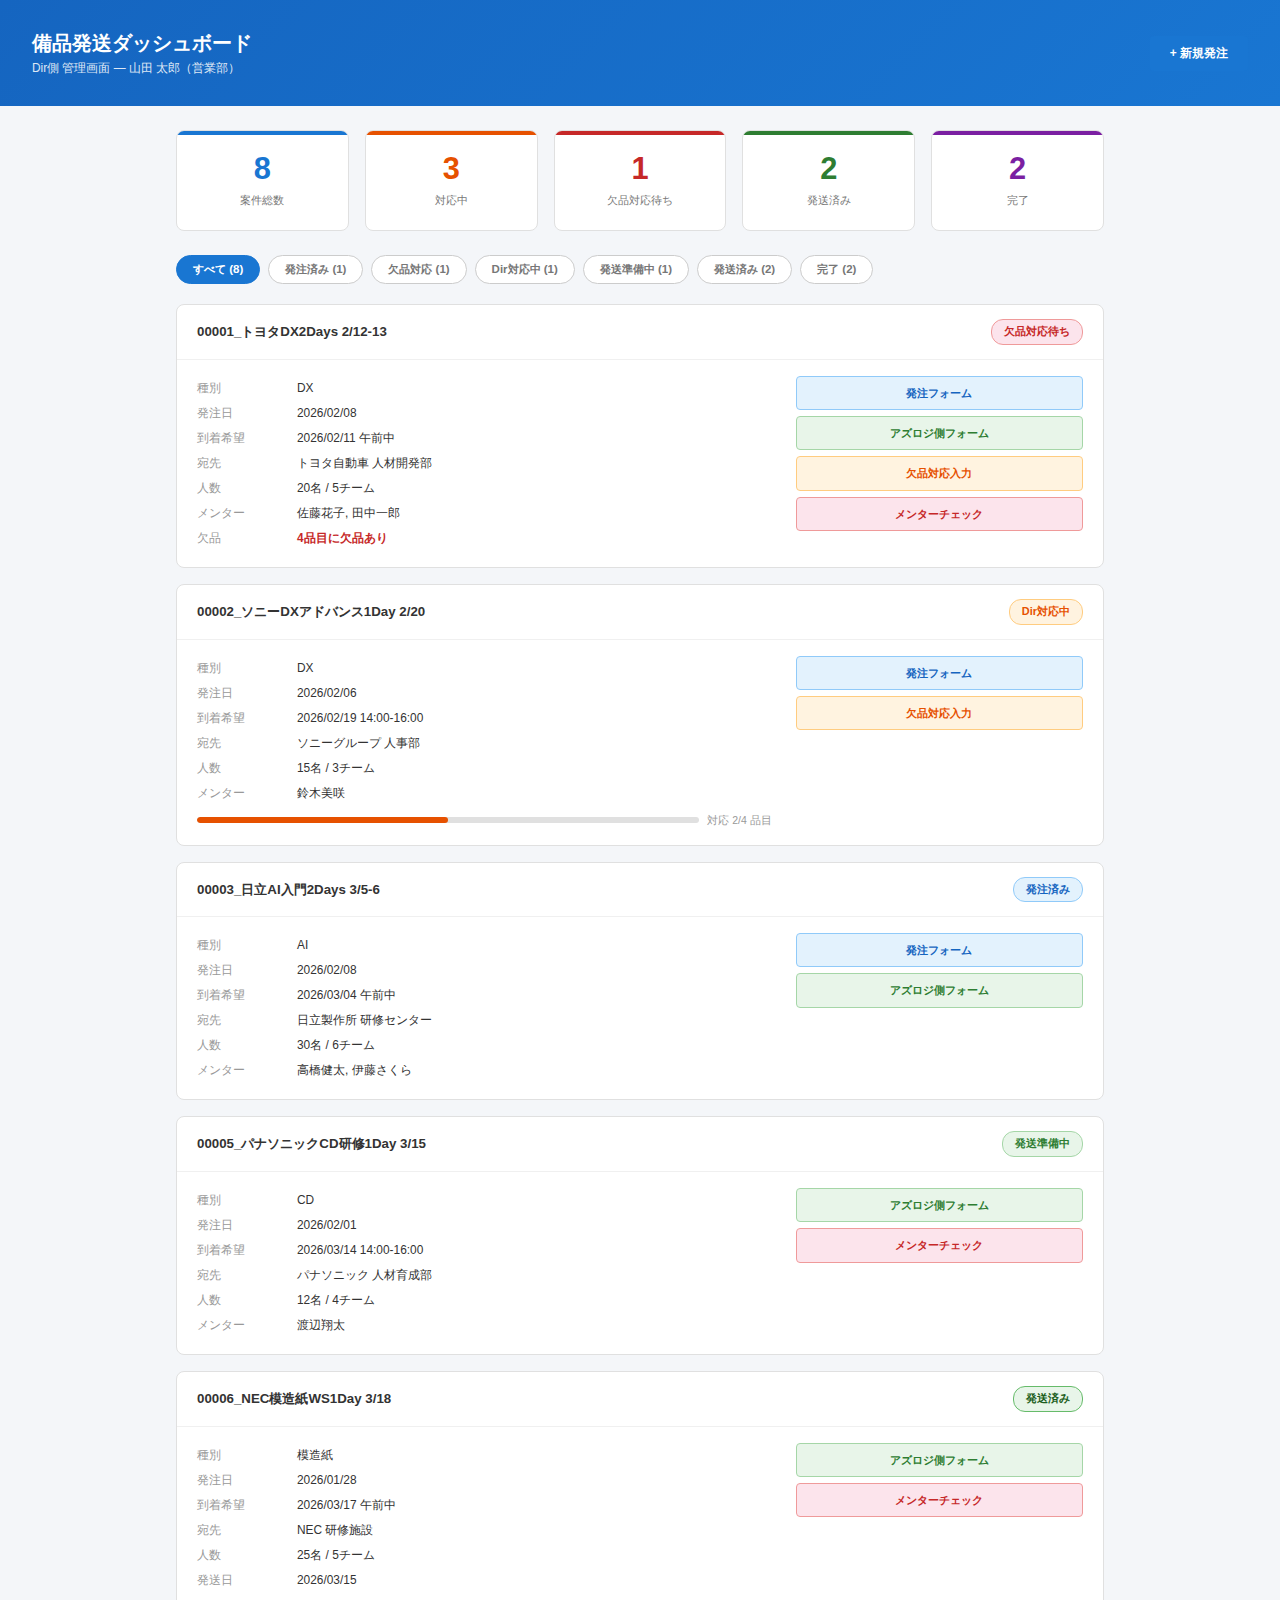
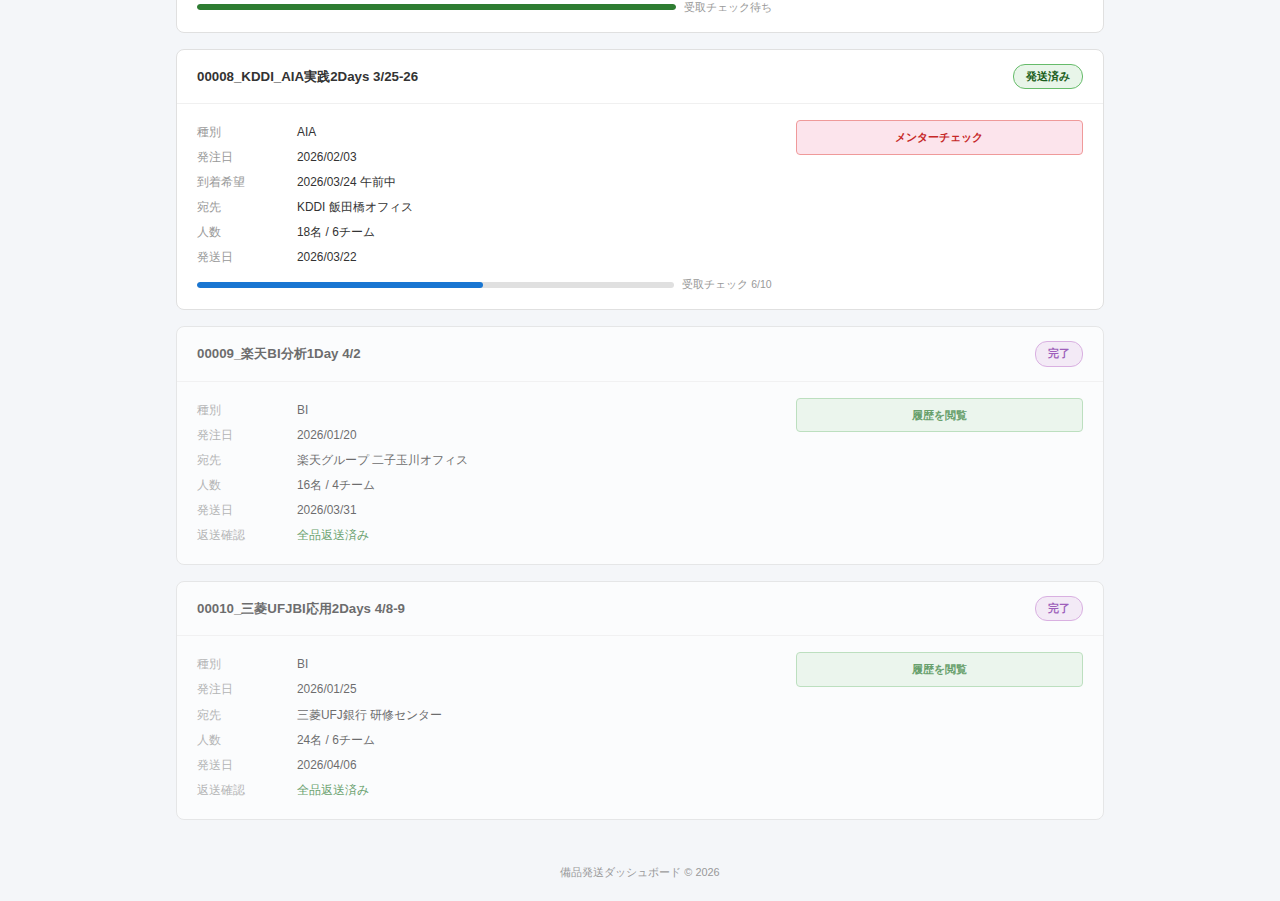
<file: dashboard.html>
<!DOCTYPE html>
<html lang="ja">
<head>
  <meta charset="UTF-8">
  <meta name="viewport" content="width=device-width, initial-scale=1.0">
  <title>備品発送ダッシュボード</title>
  <link rel="stylesheet" href="styles.css">
  <style>
    .dashboard-header {
      background: linear-gradient(135deg, #1565c0, #1976d2);
      color: #fff;
      padding: 28px 32px;
      display: flex;
      justify-content: space-between;
      align-items: center;
    }
    .dashboard-header h1 { font-size: 1.4rem; }
    .dashboard-header .user-info { font-size: 0.85rem; opacity: 0.85; }

    .stat-row {
      display: flex;
      gap: 16px;
      margin-bottom: 24px;
    }
    .stat-card {
      flex: 1;
      background: #fff;
      border: 1px solid #e0e0e0;
      border-radius: 8px;
      padding: 20px;
      text-align: center;
      position: relative;
      overflow: hidden;
    }
    .stat-card::before {
      content: '';
      position: absolute;
      top: 0; left: 0; right: 0;
      height: 4px;
    }
    .stat-card--total::before { background: #1976d2; }
    .stat-card--progress::before { background: #e65100; }
    .stat-card--shortage::before { background: #c62828; }
    .stat-card--shipped::before { background: #2e7d32; }
    .stat-card--done::before { background: #7b1fa2; }
    .stat-card__value {
      font-size: 2.2rem;
      font-weight: 700;
      line-height: 1.2;
    }
    .stat-card--total .stat-card__value { color: #1976d2; }
    .stat-card--progress .stat-card__value { color: #e65100; }
    .stat-card--shortage .stat-card__value { color: #c62828; }
    .stat-card--shipped .stat-card__value { color: #2e7d32; }
    .stat-card--done .stat-card__value { color: #7b1fa2; }
    .stat-card__label {
      font-size: 0.8rem;
      color: #777;
      margin-top: 4px;
    }

    .order-card {
      background: #fff;
      border: 1px solid #e0e0e0;
      border-radius: 8px;
      margin-bottom: 16px;
      overflow: hidden;
      transition: box-shadow 0.2s;
    }
    .order-card:hover { box-shadow: 0 2px 12px rgba(0,0,0,0.08); }
    .order-card__top {
      display: flex;
      justify-content: space-between;
      align-items: center;
      padding: 14px 20px;
      border-bottom: 1px solid #f0f0f0;
    }
    .order-card__id {
      font-weight: 700;
      font-size: 0.95rem;
      color: #333;
    }
    .order-card__body {
      padding: 16px 20px;
      display: flex;
      gap: 24px;
      flex-wrap: wrap;
    }
    .order-card__info {
      flex: 2;
      min-width: 280px;
    }
    .order-card__info-row {
      display: flex;
      font-size: 0.85rem;
      padding: 3px 0;
    }
    .order-card__info-row dt {
      width: 100px;
      color: #999;
      flex-shrink: 0;
    }
    .order-card__info-row dd { color: #333; }
    .order-card__actions {
      flex: 1;
      min-width: 200px;
      display: flex;
      flex-direction: column;
      gap: 6px;
    }
    .order-card__actions a {
      display: block;
      padding: 7px 14px;
      border-radius: 4px;
      font-size: 0.82rem;
      font-weight: 600;
      text-decoration: none;
      text-align: center;
      transition: background 0.15s;
    }
    .action-link--dir {
      background: #e3f2fd; color: #1565c0; border: 1px solid #90caf9;
    }
    .action-link--dir:hover { background: #bbdefb; }
    .action-link--azlogi {
      background: #e8f5e9; color: #2e7d32; border: 1px solid #a5d6a7;
    }
    .action-link--azlogi:hover { background: #c8e6c9; }
    .action-link--response {
      background: #fff3e0; color: #e65100; border: 1px solid #ffcc80;
    }
    .action-link--response:hover { background: #ffe0b2; }
    .action-link--mentor {
      background: #fce4ec; color: #c62828; border: 1px solid #ef9a9a;
    }
    .action-link--mentor:hover { background: #f8bbd0; }

    .status-pill {
      display: inline-block;
      padding: 3px 12px;
      border-radius: 12px;
      font-size: 0.78rem;
      font-weight: 600;
    }
    .status-pill--draft { background: #f5f5f5; color: #999; border: 1px solid #e0e0e0; }
    .status-pill--ordered { background: #e3f2fd; color: #1565c0; border: 1px solid #90caf9; }
    .status-pill--shortage { background: #fce4ec; color: #c62828; border: 1px solid #ef9a9a; }
    .status-pill--responding { background: #fff3e0; color: #e65100; border: 1px solid #ffcc80; }
    .status-pill--shipping { background: #e8f5e9; color: #2e7d32; border: 1px solid #a5d6a7; }
    .status-pill--shipped { background: #e8f5e9; color: #1b5e20; border: 1px solid #66bb6a; }
    .status-pill--done { background: #f3e5f5; color: #7b1fa2; border: 1px solid #ce93d8; }

    .progress-mini {
      display: flex;
      align-items: center;
      gap: 8px;
      margin-top: 6px;
    }
    .progress-mini__bar {
      flex: 1;
      height: 6px;
      background: #e0e0e0;
      border-radius: 3px;
      overflow: hidden;
    }
    .progress-mini__fill {
      height: 100%;
      border-radius: 3px;
      transition: width 0.3s;
    }
    .progress-mini__label { font-size: 0.75rem; color: #999; white-space: nowrap; }

    .filter-bar {
      display: flex;
      gap: 8px;
      margin-bottom: 20px;
      flex-wrap: wrap;
    }
    .filter-btn {
      padding: 6px 16px;
      border-radius: 20px;
      border: 1px solid #ccc;
      background: #fff;
      font-size: 0.82rem;
      font-weight: 600;
      color: #777;
      cursor: pointer;
      transition: all 0.15s;
    }
    .filter-btn:hover { border-color: #1976d2; color: #1976d2; }
    .filter-btn.is-active {
      background: #1976d2;
      color: #fff;
      border-color: #1976d2;
    }

    @media (max-width: 768px) {
      .stat-row { flex-wrap: wrap; }
      .stat-card { min-width: calc(50% - 8px); }
      .order-card__body { flex-direction: column; }
    }
  </style>
</head>
<body>

  <header class="dashboard-header">
    <div>
      <h1>備品発送ダッシュボード</h1>
      <div class="user-info">Dir側 管理画面 ― 山田 太郎（営業部）</div>
    </div>
    <a href="index.html" class="btn btn--primary" style="font-size:0.85rem; padding:8px 20px; text-decoration:none;">+ 新規発注</a>
  </header>

  <main class="main" style="margin-top:24px;">

    <!-- 集計カード -->
    <div class="stat-row">
      <div class="stat-card stat-card--total">
        <div class="stat-card__value">8</div>
        <div class="stat-card__label">案件総数</div>
      </div>
      <div class="stat-card stat-card--progress">
        <div class="stat-card__value">3</div>
        <div class="stat-card__label">対応中</div>
      </div>
      <div class="stat-card stat-card--shortage">
        <div class="stat-card__value">1</div>
        <div class="stat-card__label">欠品対応待ち</div>
      </div>
      <div class="stat-card stat-card--shipped">
        <div class="stat-card__value">2</div>
        <div class="stat-card__label">発送済み</div>
      </div>
      <div class="stat-card stat-card--done">
        <div class="stat-card__value">2</div>
        <div class="stat-card__label">完了</div>
      </div>
    </div>

    <!-- フィルター -->
    <div class="filter-bar" id="filterBar">
      <button class="filter-btn is-active" data-filter="all">すべて (8)</button>
      <button class="filter-btn" data-filter="ordered">発注済み (1)</button>
      <button class="filter-btn" data-filter="shortage">欠品対応 (1)</button>
      <button class="filter-btn" data-filter="responding">Dir対応中 (1)</button>
      <button class="filter-btn" data-filter="shipping">発送準備中 (1)</button>
      <button class="filter-btn" data-filter="shipped">発送済み (2)</button>
      <button class="filter-btn" data-filter="done">完了 (2)</button>
    </div>

    <!-- 案件一覧 -->
    <div id="orderList">

      <!-- 案件1: 欠品対応中 -->
      <div class="order-card" data-status="shortage">
        <div class="order-card__top">
          <span class="order-card__id">00001_トヨタDX2Days 2/12-13</span>
          <span class="status-pill status-pill--shortage">欠品対応待ち</span>
        </div>
        <div class="order-card__body">
          <div class="order-card__info">
            <dl class="order-card__info-row"><dt>種別</dt><dd>DX</dd></dl>
            <dl class="order-card__info-row"><dt>発注日</dt><dd>2026/02/08</dd></dl>
            <dl class="order-card__info-row"><dt>到着希望</dt><dd>2026/02/11 午前中</dd></dl>
            <dl class="order-card__info-row"><dt>宛先</dt><dd>トヨタ自動車 人材開発部</dd></dl>
            <dl class="order-card__info-row"><dt>人数</dt><dd>20名 / 5チーム</dd></dl>
            <dl class="order-card__info-row"><dt>メンター</dt><dd>佐藤花子, 田中一郎</dd></dl>
            <dl class="order-card__info-row"><dt>欠品</dt><dd style="color:#c62828; font-weight:600;">4品目に欠品あり</dd></dl>
          </div>
          <div class="order-card__actions">
            <a href="index.html" class="action-link--dir">発注フォーム</a>
            <a href="view-form.html" class="action-link--azlogi">アズロジ側フォーム</a>
            <a href="dir-response.html" class="action-link--response">欠品対応入力</a>
            <a href="mentor-check.html" class="action-link--mentor">メンターチェック</a>
          </div>
        </div>
      </div>

      <!-- 案件2: Dir対応中 -->
      <div class="order-card" data-status="responding">
        <div class="order-card__top">
          <span class="order-card__id">00002_ソニーDXアドバンス1Day 2/20</span>
          <span class="status-pill status-pill--responding">Dir対応中</span>
        </div>
        <div class="order-card__body">
          <div class="order-card__info">
            <dl class="order-card__info-row"><dt>種別</dt><dd>DX</dd></dl>
            <dl class="order-card__info-row"><dt>発注日</dt><dd>2026/02/06</dd></dl>
            <dl class="order-card__info-row"><dt>到着希望</dt><dd>2026/02/19 14:00-16:00</dd></dl>
            <dl class="order-card__info-row"><dt>宛先</dt><dd>ソニーグループ 人事部</dd></dl>
            <dl class="order-card__info-row"><dt>人数</dt><dd>15名 / 3チーム</dd></dl>
            <dl class="order-card__info-row"><dt>メンター</dt><dd>鈴木美咲</dd></dl>
            <div class="progress-mini">
              <div class="progress-mini__bar"><div class="progress-mini__fill" style="width:50%; background:#e65100;"></div></div>
              <span class="progress-mini__label">対応 2/4 品目</span>
            </div>
          </div>
          <div class="order-card__actions">
            <a href="index.html" class="action-link--dir">発注フォーム</a>
            <a href="dir-response.html" class="action-link--response">欠品対応入力</a>
          </div>
        </div>
      </div>

      <!-- 案件3: 発注済み -->
      <div class="order-card" data-status="ordered">
        <div class="order-card__top">
          <span class="order-card__id">00003_日立AI入門2Days 3/5-6</span>
          <span class="status-pill status-pill--ordered">発注済み</span>
        </div>
        <div class="order-card__body">
          <div class="order-card__info">
            <dl class="order-card__info-row"><dt>種別</dt><dd>AI</dd></dl>
            <dl class="order-card__info-row"><dt>発注日</dt><dd>2026/02/08</dd></dl>
            <dl class="order-card__info-row"><dt>到着希望</dt><dd>2026/03/04 午前中</dd></dl>
            <dl class="order-card__info-row"><dt>宛先</dt><dd>日立製作所 研修センター</dd></dl>
            <dl class="order-card__info-row"><dt>人数</dt><dd>30名 / 6チーム</dd></dl>
            <dl class="order-card__info-row"><dt>メンター</dt><dd>高橋健太, 伊藤さくら</dd></dl>
          </div>
          <div class="order-card__actions">
            <a href="index.html" class="action-link--dir">発注フォーム</a>
            <a href="view-form.html" class="action-link--azlogi">アズロジ側フォーム</a>
          </div>
        </div>
      </div>

      <!-- 案件4: 発送準備中 -->
      <div class="order-card" data-status="shipping">
        <div class="order-card__top">
          <span class="order-card__id">00005_パナソニックCD研修1Day 3/15</span>
          <span class="status-pill status-pill--shipping">発送準備中</span>
        </div>
        <div class="order-card__body">
          <div class="order-card__info">
            <dl class="order-card__info-row"><dt>種別</dt><dd>CD</dd></dl>
            <dl class="order-card__info-row"><dt>発注日</dt><dd>2026/02/01</dd></dl>
            <dl class="order-card__info-row"><dt>到着希望</dt><dd>2026/03/14 14:00-16:00</dd></dl>
            <dl class="order-card__info-row"><dt>宛先</dt><dd>パナソニック 人材育成部</dd></dl>
            <dl class="order-card__info-row"><dt>人数</dt><dd>12名 / 4チーム</dd></dl>
            <dl class="order-card__info-row"><dt>メンター</dt><dd>渡辺翔太</dd></dl>
          </div>
          <div class="order-card__actions">
            <a href="view-form.html" class="action-link--azlogi">アズロジ側フォーム</a>
            <a href="mentor-check.html" class="action-link--mentor">メンターチェック</a>
          </div>
        </div>
      </div>

      <!-- 案件5: 発送済み -->
      <div class="order-card" data-status="shipped">
        <div class="order-card__top">
          <span class="order-card__id">00006_NEC模造紙WS1Day 3/18</span>
          <span class="status-pill status-pill--shipped">発送済み</span>
        </div>
        <div class="order-card__body">
          <div class="order-card__info">
            <dl class="order-card__info-row"><dt>種別</dt><dd>模造紙</dd></dl>
            <dl class="order-card__info-row"><dt>発注日</dt><dd>2026/01/28</dd></dl>
            <dl class="order-card__info-row"><dt>到着希望</dt><dd>2026/03/17 午前中</dd></dl>
            <dl class="order-card__info-row"><dt>宛先</dt><dd>NEC 研修施設</dd></dl>
            <dl class="order-card__info-row"><dt>人数</dt><dd>25名 / 5チーム</dd></dl>
            <dl class="order-card__info-row"><dt>発送日</dt><dd>2026/03/15</dd></dl>
            <div class="progress-mini">
              <div class="progress-mini__bar"><div class="progress-mini__fill" style="width:100%; background:#2e7d32;"></div></div>
              <span class="progress-mini__label">受取チェック待ち</span>
            </div>
          </div>
          <div class="order-card__actions">
            <a href="view-form.html" class="action-link--azlogi">アズロジ側フォーム</a>
            <a href="mentor-check.html" class="action-link--mentor">メンターチェック</a>
          </div>
        </div>
      </div>

      <!-- 案件6: 発送済み -->
      <div class="order-card" data-status="shipped">
        <div class="order-card__top">
          <span class="order-card__id">00008_KDDI_AIA実践2Days 3/25-26</span>
          <span class="status-pill status-pill--shipped">発送済み</span>
        </div>
        <div class="order-card__body">
          <div class="order-card__info">
            <dl class="order-card__info-row"><dt>種別</dt><dd>AIA</dd></dl>
            <dl class="order-card__info-row"><dt>発注日</dt><dd>2026/02/03</dd></dl>
            <dl class="order-card__info-row"><dt>到着希望</dt><dd>2026/03/24 午前中</dd></dl>
            <dl class="order-card__info-row"><dt>宛先</dt><dd>KDDI 飯田橋オフィス</dd></dl>
            <dl class="order-card__info-row"><dt>人数</dt><dd>18名 / 6チーム</dd></dl>
            <dl class="order-card__info-row"><dt>発送日</dt><dd>2026/03/22</dd></dl>
            <div class="progress-mini">
              <div class="progress-mini__bar"><div class="progress-mini__fill" style="width:60%; background:#1976d2;"></div></div>
              <span class="progress-mini__label">受取チェック 6/10</span>
            </div>
          </div>
          <div class="order-card__actions">
            <a href="mentor-check.html" class="action-link--mentor">メンターチェック</a>
          </div>
        </div>
      </div>

      <!-- 案件7: 完了 -->
      <div class="order-card" data-status="done" style="opacity:0.7;">
        <div class="order-card__top">
          <span class="order-card__id">00009_楽天BI分析1Day 4/2</span>
          <span class="status-pill status-pill--done">完了</span>
        </div>
        <div class="order-card__body">
          <div class="order-card__info">
            <dl class="order-card__info-row"><dt>種別</dt><dd>BI</dd></dl>
            <dl class="order-card__info-row"><dt>発注日</dt><dd>2026/01/20</dd></dl>
            <dl class="order-card__info-row"><dt>宛先</dt><dd>楽天グループ 二子玉川オフィス</dd></dl>
            <dl class="order-card__info-row"><dt>人数</dt><dd>16名 / 4チーム</dd></dl>
            <dl class="order-card__info-row"><dt>発送日</dt><dd>2026/03/31</dd></dl>
            <dl class="order-card__info-row"><dt>返送確認</dt><dd style="color:#2e7d32;">全品返送済み</dd></dl>
          </div>
          <div class="order-card__actions">
            <a href="view-form.html" class="action-link--azlogi">履歴を閲覧</a>
          </div>
        </div>
      </div>

      <!-- 案件8: 完了 -->
      <div class="order-card" data-status="done" style="opacity:0.7;">
        <div class="order-card__top">
          <span class="order-card__id">00010_三菱UFJBI応用2Days 4/8-9</span>
          <span class="status-pill status-pill--done">完了</span>
        </div>
        <div class="order-card__body">
          <div class="order-card__info">
            <dl class="order-card__info-row"><dt>種別</dt><dd>BI</dd></dl>
            <dl class="order-card__info-row"><dt>発注日</dt><dd>2026/01/25</dd></dl>
            <dl class="order-card__info-row"><dt>宛先</dt><dd>三菱UFJ銀行 研修センター</dd></dl>
            <dl class="order-card__info-row"><dt>人数</dt><dd>24名 / 6チーム</dd></dl>
            <dl class="order-card__info-row"><dt>発送日</dt><dd>2026/04/06</dd></dl>
            <dl class="order-card__info-row"><dt>返送確認</dt><dd style="color:#2e7d32;">全品返送済み</dd></dl>
          </div>
          <div class="order-card__actions">
            <a href="view-form.html" class="action-link--azlogi">履歴を閲覧</a>
          </div>
        </div>
      </div>

    </div>
  </main>

  <footer class="footer">
    備品発送ダッシュボード &copy; 2026
  </footer>

  <script>
  (function () {
    var filterBtns = document.querySelectorAll('.filter-btn');
    var orderCards = document.querySelectorAll('.order-card');

    filterBtns.forEach(function (btn) {
      btn.addEventListener('click', function () {
        filterBtns.forEach(function (b) { b.classList.remove('is-active'); });
        btn.classList.add('is-active');

        var filter = btn.dataset.filter;
        orderCards.forEach(function (card) {
          if (filter === 'all' || card.dataset.status === filter) {
            card.style.display = '';
          } else {
            card.style.display = 'none';
          }
        });
      });
    });
  })();
  </script>

</body>
</html>
</file>
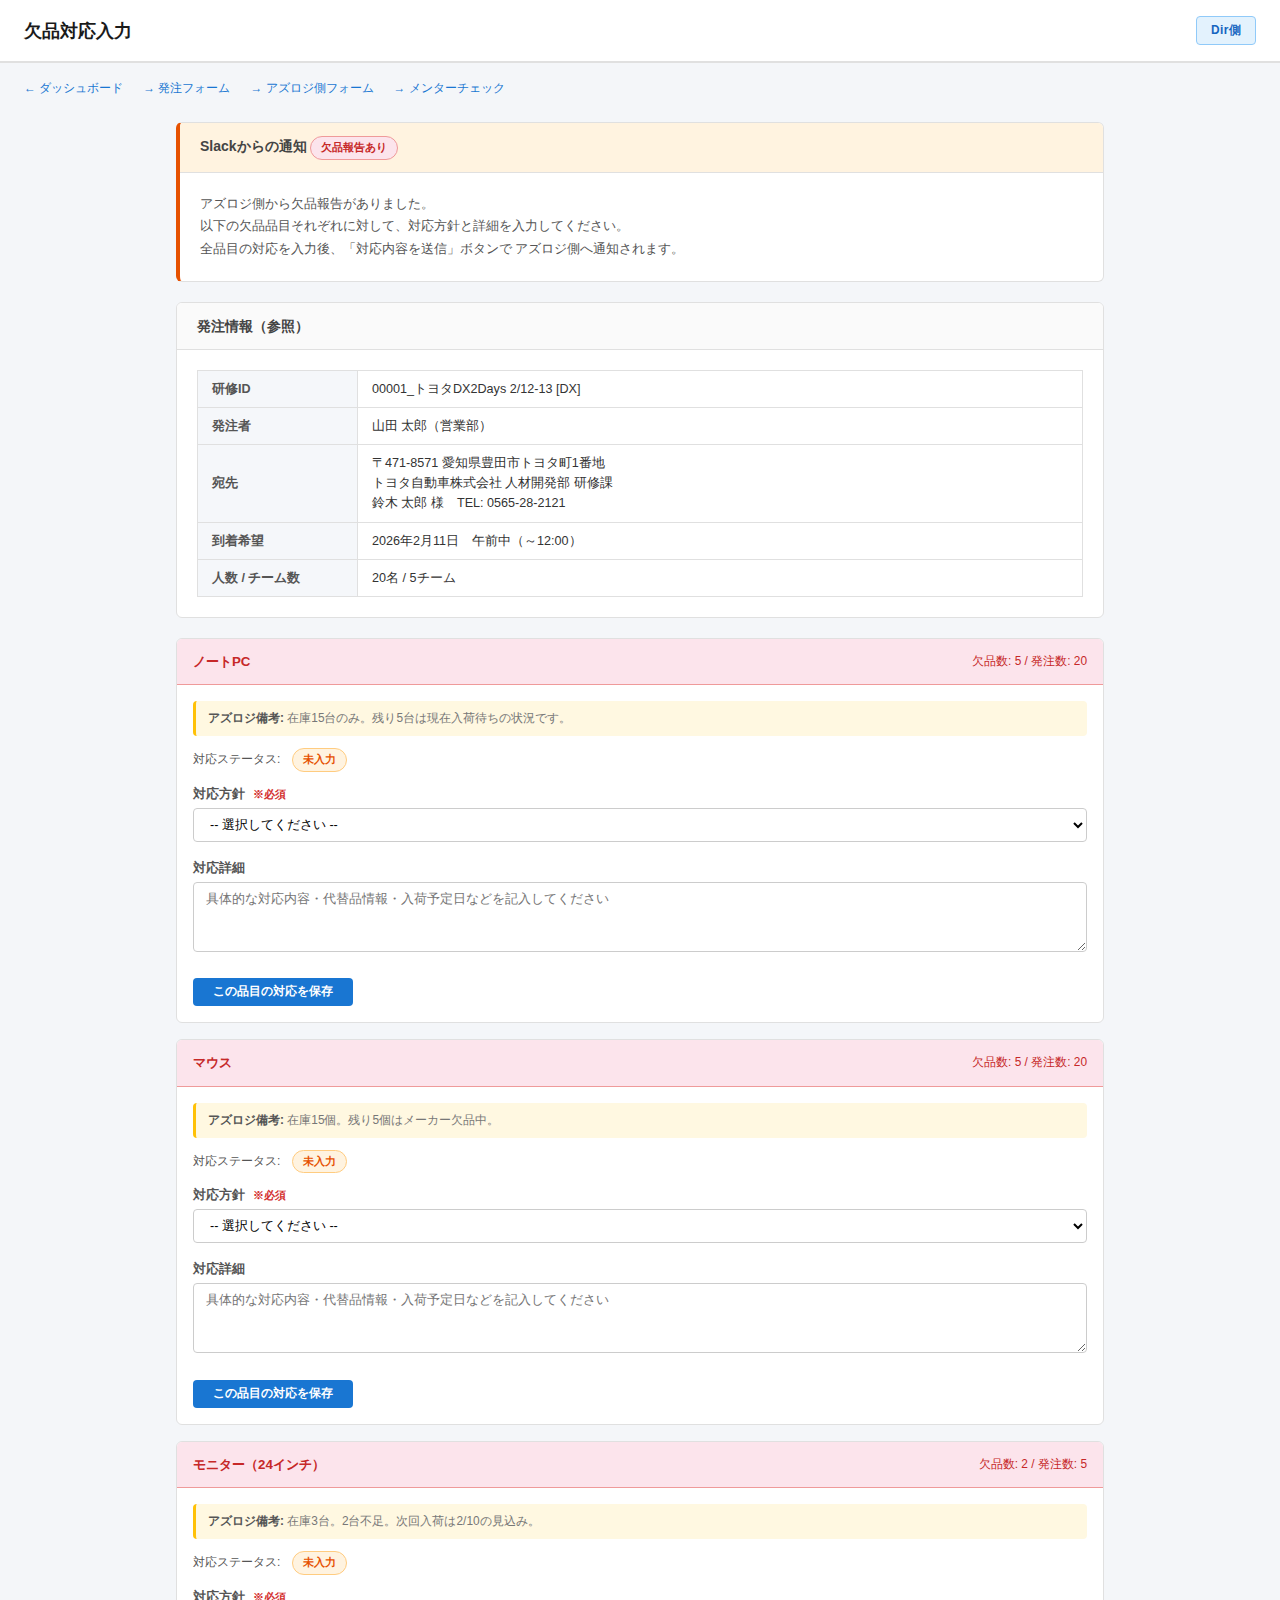
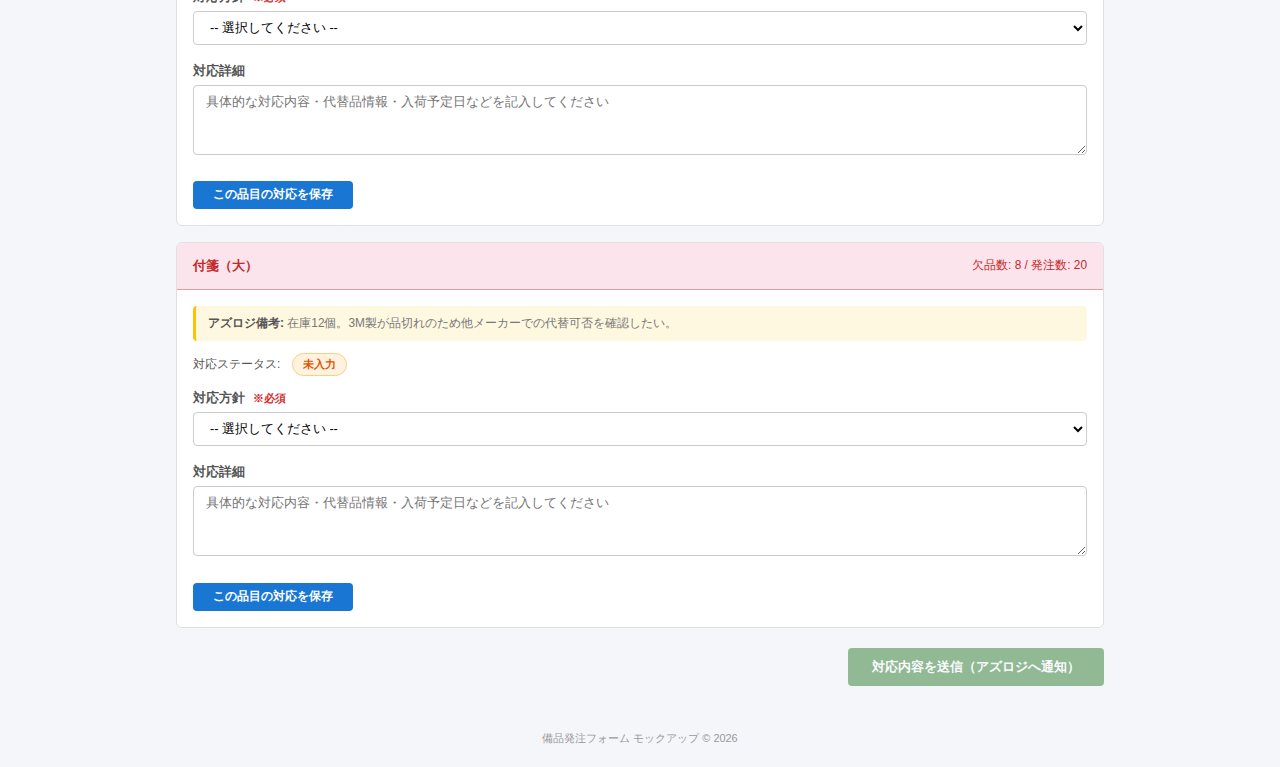
<file: dir-response.html>
<!DOCTYPE html>
<html lang="ja">
<head>
  <meta charset="UTF-8">
  <meta name="viewport" content="width=device-width, initial-scale=1.0">
  <title>欠品対応入力（Dir側）</title>
  <link rel="stylesheet" href="styles.css">
  <style>
    .shortage-card {
      background: #fff;
      border: 1px solid #e0e0e0;
      border-radius: 6px;
      margin-bottom: 16px;
      overflow: hidden;
    }
    .shortage-card__header {
      display: flex;
      justify-content: space-between;
      align-items: center;
      padding: 12px 16px;
      background: #fce4ec;
      border-bottom: 1px solid #ef9a9a;
    }
    .shortage-card__header .item-name {
      font-weight: 700;
      font-size: 0.95rem;
      color: #c62828;
    }
    .shortage-card__header .shortage-qty {
      font-size: 0.85rem;
      color: #c62828;
    }
    .shortage-card__body {
      padding: 16px;
    }
    .shortage-card__note {
      font-size: 0.85rem;
      color: #777;
      margin-bottom: 12px;
      padding: 8px 12px;
      background: #fff8e1;
      border-radius: 4px;
      border-left: 3px solid #ffc107;
    }
    .shortage-card__note strong { color: #555; }

    .response-status {
      display: inline-block;
      padding: 2px 10px;
      border-radius: 12px;
      font-size: 0.78rem;
      font-weight: 600;
    }
    .response-status--pending {
      background: #fff3e0;
      color: #e65100;
      border: 1px solid #ffcc80;
    }
    .response-status--done {
      background: #e8f5e9;
      color: #2e7d32;
      border: 1px solid #a5d6a7;
    }

    .all-done-banner {
      display: none;
      padding: 16px 20px;
      background: #e8f5e9;
      border: 1px solid #a5d6a7;
      border-radius: 6px;
      margin-bottom: 20px;
      font-size: 0.95rem;
      color: #2e7d32;
      font-weight: 600;
    }
    .all-done-banner.is-visible { display: block; }

    .notification-bar {
      display: none;
      position: fixed;
      top: 20px;
      left: 50%;
      transform: translateX(-50%);
      z-index: 2000;
      min-width: 400px;
      padding: 12px 20px;
      background: #e8f5e9;
      color: #2e7d32;
      border: 1px solid #a5d6a7;
      border-radius: 6px;
      font-size: 0.9rem;
      font-weight: 600;
      text-align: center;
      box-shadow: 0 4px 12px rgba(0,0,0,0.15);
    }
    .notification-bar.is-visible { display: block; }
  </style>
</head>
<body>

  <!-- ヘッダー -->
  <header class="header">
    <h1 class="header__title">欠品対応入力</h1>
    <span class="header__role header__role--dir">Dir側</span>
  </header>

  <div style="padding:0 24px; display:flex; gap:20px; flex-wrap:wrap;">
    <a href="dashboard.html" class="nav-link" style="margin:16px 0 0;">&#8592; ダッシュボード</a>
    <a href="index.html" class="nav-link" style="margin:16px 0 0;">&#8594; 発注フォーム</a>
    <a href="view-form.html" class="nav-link" style="margin:16px 0 0;">&#8594; アズロジ側フォーム</a>
    <a href="mentor-check.html" class="nav-link" style="margin:16px 0 0;">&#8594; メンターチェック</a>
  </div>

  <main class="main">

    <!-- Slack通知モック -->
    <div class="section" style="border-left:4px solid #e65100;">
      <div class="section__header" style="background:#fff3e0;">
        Slackからの通知 <span class="badge badge--shortage">欠品報告あり</span>
      </div>
      <div class="section__body">
        <p style="font-size:0.9rem; color:#555; line-height:1.8;">
          アズロジ側から欠品報告がありました。<br>
          以下の欠品品目それぞれに対して、対応方針と詳細を入力してください。<br>
          全品目の対応を入力後、「対応内容を送信」ボタンで アズロジ側へ通知されます。
        </p>
      </div>
    </div>

    <!-- 発注情報（読み取り専用） -->
    <div class="section">
      <div class="section__header">発注情報（参照）</div>
      <div class="section__body">
        <table class="readonly-table">
          <tr>
            <th>研修ID</th>
            <td>00001_トヨタDX2Days 2/12-13 [DX]</td>
          </tr>
          <tr>
            <th>発注者</th>
            <td>山田 太郎（営業部）</td>
          </tr>
          <tr>
            <th>宛先</th>
            <td>
              〒471-8571 愛知県豊田市トヨタ町1番地<br>
              トヨタ自動車株式会社 人材開発部 研修課<br>
              鈴木 太郎 様　TEL: 0565-28-2121
            </td>
          </tr>
          <tr>
            <th>到着希望</th>
            <td>2026年2月11日　午前中（～12:00）</td>
          </tr>
          <tr>
            <th>人数 / チーム数</th>
            <td>20名 / 5チーム</td>
          </tr>
        </table>
      </div>
    </div>

    <!-- 全件対応完了バナー -->
    <div class="all-done-banner" id="allDoneBanner">
      全ての欠品品目に対応方針を入力しました。「対応内容を送信」ボタンで アズロジ側へ送信できます。
    </div>

    <!-- 欠品品目ごとの対応カード -->
    <div id="shortageCards">

      <div class="shortage-card" data-item="ノートPC">
        <div class="shortage-card__header">
          <span class="item-name">ノートPC</span>
          <span class="shortage-qty">欠品数: 5 / 発注数: 20</span>
        </div>
        <div class="shortage-card__body">
          <div class="shortage-card__note">
            <strong>アズロジ備考:</strong> 在庫15台のみ。残り5台は現在入荷待ちの状況です。
          </div>
          <div style="display:flex; align-items:center; gap:12px; margin-bottom:12px;">
            <span style="font-size:0.85rem; color:#555;">対応ステータス:</span>
            <span class="response-status response-status--pending item-status">未入力</span>
          </div>
          <div class="form-group">
            <label class="form-label">対応方針 <span class="required">※必須</span></label>
            <select class="form-select item-policy">
              <option value="">-- 選択してください --</option>
              <option value="代替品手配">代替品を手配</option>
              <option value="入荷待ち">入荷待ち（後日発送）</option>
              <option value="在庫分のみ先行発送">在庫分のみ先行発送</option>
              <option value="キャンセル">該当品目はキャンセル</option>
              <option value="対応不要">対応不要（在庫確認済み）</option>
              <option value="その他">その他</option>
            </select>
          </div>
          <div class="form-group">
            <label class="form-label">対応詳細</label>
            <textarea class="form-textarea item-detail" placeholder="具体的な対応内容・代替品情報・入荷予定日などを記入してください" style="min-height:70px;"></textarea>
          </div>
          <div class="btn-group" style="justify-content:flex-start;">
            <button type="button" class="btn btn--primary btn-save-item" style="font-size:0.85rem; padding:6px 20px;">この品目の対応を保存</button>
          </div>
        </div>
      </div>

      <div class="shortage-card" data-item="マウス">
        <div class="shortage-card__header">
          <span class="item-name">マウス</span>
          <span class="shortage-qty">欠品数: 5 / 発注数: 20</span>
        </div>
        <div class="shortage-card__body">
          <div class="shortage-card__note">
            <strong>アズロジ備考:</strong> 在庫15個。残り5個はメーカー欠品中。
          </div>
          <div style="display:flex; align-items:center; gap:12px; margin-bottom:12px;">
            <span style="font-size:0.85rem; color:#555;">対応ステータス:</span>
            <span class="response-status response-status--pending item-status">未入力</span>
          </div>
          <div class="form-group">
            <label class="form-label">対応方針 <span class="required">※必須</span></label>
            <select class="form-select item-policy">
              <option value="">-- 選択してください --</option>
              <option value="代替品手配">代替品を手配</option>
              <option value="入荷待ち">入荷待ち（後日発送）</option>
              <option value="在庫分のみ先行発送">在庫分のみ先行発送</option>
              <option value="キャンセル">該当品目はキャンセル</option>
              <option value="対応不要">対応不要（在庫確認済み）</option>
              <option value="その他">その他</option>
            </select>
          </div>
          <div class="form-group">
            <label class="form-label">対応詳細</label>
            <textarea class="form-textarea item-detail" placeholder="具体的な対応内容・代替品情報・入荷予定日などを記入してください" style="min-height:70px;"></textarea>
          </div>
          <div class="btn-group" style="justify-content:flex-start;">
            <button type="button" class="btn btn--primary btn-save-item" style="font-size:0.85rem; padding:6px 20px;">この品目の対応を保存</button>
          </div>
        </div>
      </div>

      <div class="shortage-card" data-item="モニター（24インチ）">
        <div class="shortage-card__header">
          <span class="item-name">モニター（24インチ）</span>
          <span class="shortage-qty">欠品数: 2 / 発注数: 5</span>
        </div>
        <div class="shortage-card__body">
          <div class="shortage-card__note">
            <strong>アズロジ備考:</strong> 在庫3台。2台不足。次回入荷は2/10の見込み。
          </div>
          <div style="display:flex; align-items:center; gap:12px; margin-bottom:12px;">
            <span style="font-size:0.85rem; color:#555;">対応ステータス:</span>
            <span class="response-status response-status--pending item-status">未入力</span>
          </div>
          <div class="form-group">
            <label class="form-label">対応方針 <span class="required">※必須</span></label>
            <select class="form-select item-policy">
              <option value="">-- 選択してください --</option>
              <option value="代替品手配">代替品を手配</option>
              <option value="入荷待ち">入荷待ち（後日発送）</option>
              <option value="在庫分のみ先行発送">在庫分のみ先行発送</option>
              <option value="キャンセル">該当品目はキャンセル</option>
              <option value="対応不要">対応不要（在庫確認済み）</option>
              <option value="その他">その他</option>
            </select>
          </div>
          <div class="form-group">
            <label class="form-label">対応詳細</label>
            <textarea class="form-textarea item-detail" placeholder="具体的な対応内容・代替品情報・入荷予定日などを記入してください" style="min-height:70px;"></textarea>
          </div>
          <div class="btn-group" style="justify-content:flex-start;">
            <button type="button" class="btn btn--primary btn-save-item" style="font-size:0.85rem; padding:6px 20px;">この品目の対応を保存</button>
          </div>
        </div>
      </div>

      <div class="shortage-card" data-item="付箋（大）">
        <div class="shortage-card__header">
          <span class="item-name">付箋（大）</span>
          <span class="shortage-qty">欠品数: 8 / 発注数: 20</span>
        </div>
        <div class="shortage-card__body">
          <div class="shortage-card__note">
            <strong>アズロジ備考:</strong> 在庫12個。3M製が品切れのため他メーカーでの代替可否を確認したい。
          </div>
          <div style="display:flex; align-items:center; gap:12px; margin-bottom:12px;">
            <span style="font-size:0.85rem; color:#555;">対応ステータス:</span>
            <span class="response-status response-status--pending item-status">未入力</span>
          </div>
          <div class="form-group">
            <label class="form-label">対応方針 <span class="required">※必須</span></label>
            <select class="form-select item-policy">
              <option value="">-- 選択してください --</option>
              <option value="代替品手配">代替品を手配</option>
              <option value="入荷待ち">入荷待ち（後日発送）</option>
              <option value="在庫分のみ先行発送">在庫分のみ先行発送</option>
              <option value="キャンセル">該当品目はキャンセル</option>
              <option value="対応不要">対応不要（在庫確認済み）</option>
              <option value="その他">その他</option>
            </select>
          </div>
          <div class="form-group">
            <label class="form-label">対応詳細</label>
            <textarea class="form-textarea item-detail" placeholder="具体的な対応内容・代替品情報・入荷予定日などを記入してください" style="min-height:70px;"></textarea>
          </div>
          <div class="btn-group" style="justify-content:flex-start;">
            <button type="button" class="btn btn--primary btn-save-item" style="font-size:0.85rem; padding:6px 20px;">この品目の対応を保存</button>
          </div>
        </div>
      </div>

    </div>

    <!-- 対応サマリー -->
    <div class="section" id="summarySection" style="display:none;">
      <div class="section__header">対応内容サマリー</div>
      <div class="section__body">
        <div class="table-wrap">
          <table class="data-table" id="summaryTable">
            <thead>
              <tr>
                <th>品目名</th>
                <th>欠品数</th>
                <th>対応方針</th>
                <th>対応詳細</th>
              </tr>
            </thead>
            <tbody id="summaryBody"></tbody>
          </table>
        </div>
      </div>
    </div>

    <!-- 送信ボタン -->
    <div class="btn-group">
      <button type="button" class="btn btn--success" id="btnSubmitAll" disabled>対応内容を送信（アズロジへ通知）</button>
    </div>

  </main>

  <!-- 送信確認モーダル -->
  <div class="modal-overlay" id="confirmModal">
    <div class="modal">
      <div class="modal__title">対応内容の送信確認</div>
      <div class="modal__message" id="confirmMessage"></div>
      <div class="modal__actions">
        <button class="btn btn--cancel" id="btnConfirmCancel">キャンセル</button>
        <button class="btn btn--success" id="btnConfirmSend">送信する</button>
      </div>
    </div>
  </div>

  <!-- 通知バー -->
  <div class="notification-bar" id="notificationBar">
    対応内容をアズロジ側へ送信しました。Slackで通知されます。
  </div>

  <footer class="footer">
    備品発注フォーム モックアップ &copy; 2026
  </footer>

  <script>
  (function () {
    var cards = document.querySelectorAll('.shortage-card');
    var btnSubmitAll = document.getElementById('btnSubmitAll');
    var allDoneBanner = document.getElementById('allDoneBanner');
    var summarySection = document.getElementById('summarySection');
    var summaryBody = document.getElementById('summaryBody');
    var confirmModal = document.getElementById('confirmModal');
    var confirmMessage = document.getElementById('confirmMessage');
    var notificationBar = document.getElementById('notificationBar');

    // 各カードの「保存」ボタン
    cards.forEach(function (card) {
      var btnSave = card.querySelector('.btn-save-item');
      var policySelect = card.querySelector('.item-policy');
      var detailText = card.querySelector('.item-detail');
      var statusBadge = card.querySelector('.item-status');

      btnSave.addEventListener('click', function () {
        if (!policySelect.value) {
          alert('対応方針を選択してください。');
          return;
        }

        // ステータス更新
        statusBadge.textContent = policySelect.value;
        statusBadge.className = 'response-status response-status--done item-status';

        // カードヘッダーを緑に変更
        var header = card.querySelector('.shortage-card__header');
        header.style.background = '#e8f5e9';
        header.style.borderBottomColor = '#a5d6a7';
        header.querySelector('.item-name').style.color = '#2e7d32';
        header.querySelector('.shortage-qty').style.color = '#2e7d32';

        // 入力欄を読み取り専用に
        policySelect.disabled = true;
        detailText.readOnly = true;
        detailText.style.background = '#f5f5f5';
        btnSave.textContent = '保存済み';
        btnSave.disabled = true;
        btnSave.style.opacity = '0.5';

        checkAllDone();
      });
    });

    // 全カード対応済みかチェック
    function checkAllDone() {
      var allDone = true;
      cards.forEach(function (card) {
        var status = card.querySelector('.item-status');
        if (status.classList.contains('response-status--pending')) {
          allDone = false;
        }
      });

      if (allDone) {
        allDoneBanner.classList.add('is-visible');
        btnSubmitAll.disabled = false;
        renderSummary();
        summarySection.style.display = 'block';
      }
    }

    // サマリーテーブル描画
    function renderSummary() {
      var html = '';
      cards.forEach(function (card) {
        var itemName = card.dataset.item;
        var qtyText = card.querySelector('.shortage-qty').textContent;
        var policy = card.querySelector('.item-policy').value;
        var detail = card.querySelector('.item-detail').value || '—';
        html += '<tr>';
        html += '<td style="font-weight:600;">' + itemName + '</td>';
        html += '<td>' + qtyText.replace('欠品数: ', '').replace(/ \/ 発注数:.*/, '') + '</td>';
        html += '<td><span class="badge badge--done">' + policy + '</span></td>';
        html += '<td style="font-size:0.85rem;">' + detail + '</td>';
        html += '</tr>';
      });
      summaryBody.innerHTML = html;
    }

    // 送信ボタン
    btnSubmitAll.addEventListener('click', function () {
      var items = [];
      cards.forEach(function (card) {
        items.push('・' + card.dataset.item + ': ' + card.querySelector('.item-policy').value);
      });

      confirmMessage.innerHTML =
        '以下の対応内容をアズロジ側へ送信します。<br><br>' +
        items.join('<br>') +
        '<br><br>送信後、アズロジ側に Slack 通知されます。<br>よろしいですか？';

      confirmModal.classList.add('is-visible');
    });

    // モーダル操作
    document.getElementById('btnConfirmCancel').addEventListener('click', function () {
      confirmModal.classList.remove('is-visible');
    });

    document.getElementById('btnConfirmSend').addEventListener('click', function () {
      confirmModal.classList.remove('is-visible');

      // 通知バー表示
      notificationBar.classList.add('is-visible');
      setTimeout(function () {
        notificationBar.classList.remove('is-visible');
      }, 4000);

      // 送信ボタン無効化
      btnSubmitAll.textContent = '送信済み';
      btnSubmitAll.disabled = true;
      btnSubmitAll.style.opacity = '0.5';
    });

    confirmModal.addEventListener('click', function (e) {
      if (e.target === confirmModal) confirmModal.classList.remove('is-visible');
    });

  })();
  </script>

</body>
</html>
</file>
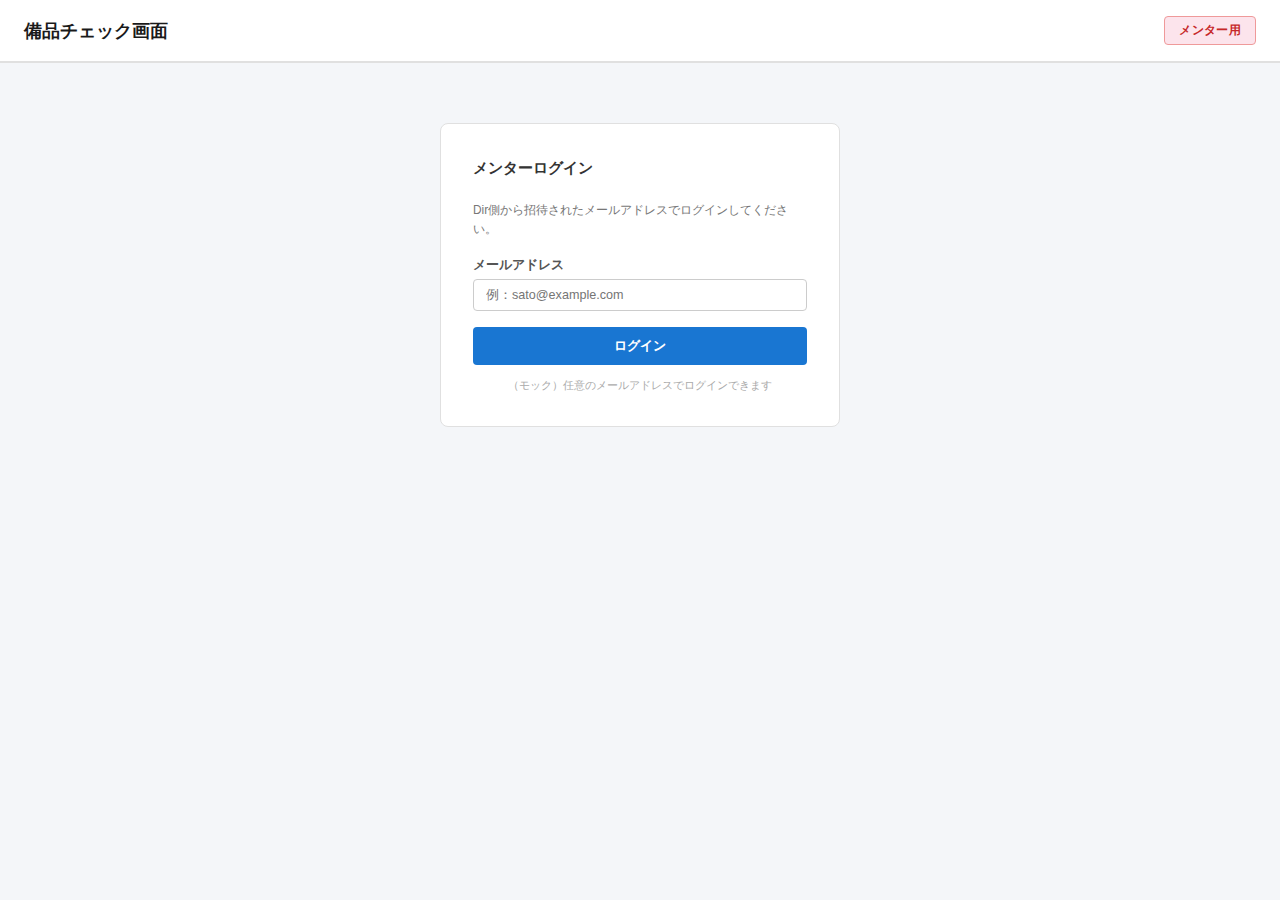
<file: mentor-check.html>
<!DOCTYPE html>
<html lang="ja">
<head>
  <meta charset="UTF-8">
  <meta name="viewport" content="width=device-width, initial-scale=1.0">
  <title>備品チェック画面（メンター用）</title>
  <link rel="stylesheet" href="styles.css">
  <style>
    .login-box {
      max-width: 400px;
      margin: 60px auto;
      background: #fff;
      border: 1px solid #e0e0e0;
      border-radius: 8px;
      padding: 32px;
    }
    .login-box h2 {
      font-size: 1.1rem;
      margin-bottom: 20px;
      color: #333;
    }

    .header__role--mentor {
      background: #fce4ec;
      color: #c62828;
      border: 1px solid #ef9a9a;
    }

    .check-table th, .check-table td {
      padding: 10px 12px;
      border-bottom: 1px solid #e8e8e8;
      text-align: left;
      font-size: 0.9rem;
    }
    .check-table th {
      background: #f5f7fa;
      font-weight: 600;
      color: #555;
      font-size: 0.85rem;
      position: sticky;
      top: 0;
    }
    .check-table {
      width: 100%;
      border-collapse: collapse;
    }
    .check-table tbody tr:hover {
      background: #f0f6ff;
    }
    .check-table input[type="checkbox"] {
      width: 18px;
      height: 18px;
      cursor: pointer;
    }
    .check-table .consumable-label {
      font-size: 0.75rem;
      color: #999;
      display: block;
    }
    .check-table .comment-input {
      width: 100%;
      padding: 4px 8px;
      border: 1px solid #ddd;
      border-radius: 3px;
      font-size: 0.82rem;
      font-family: inherit;
      background: #fafafa;
      min-width: 140px;
    }
    .check-table .comment-input:focus {
      outline: none;
      border-color: #1976d2;
      background: #fff;
      box-shadow: 0 0 0 2px rgba(25, 118, 210, 0.12);
    }
    .check-table .comment-input::placeholder { color: #bbb; }
    .no-measure-label {
      font-size: 0.72rem;
      color: #e65100;
      background: #fff3e0;
      padding: 1px 6px;
      border-radius: 3px;
      display: inline-block;
      margin-left: 4px;
    }

    .progress-bar-wrap {
      background: #e0e0e0;
      border-radius: 10px;
      height: 20px;
      overflow: hidden;
      margin-top: 8px;
    }
    .progress-bar {
      height: 100%;
      border-radius: 10px;
      transition: width 0.3s ease;
      display: flex;
      align-items: center;
      justify-content: center;
      font-size: 0.75rem;
      font-weight: 700;
      color: #fff;
    }
    .progress-bar--receive { background: #1976d2; }
    .progress-bar--return { background: #2e7d32; }

    .tab-bar {
      display: flex;
      border-bottom: 2px solid #e0e0e0;
      margin-bottom: 20px;
    }
    .tab-bar__item {
      padding: 10px 24px;
      font-size: 0.95rem;
      font-weight: 600;
      color: #999;
      cursor: pointer;
      border-bottom: 3px solid transparent;
      margin-bottom: -2px;
      transition: color 0.2s, border-color 0.2s;
    }
    .tab-bar__item:hover { color: #555; }
    .tab-bar__item.is-active {
      color: #1976d2;
      border-bottom-color: #1976d2;
    }
    .tab-panel { display: none; }
    .tab-panel.is-active { display: block; }

    .summary-cards {
      display: flex;
      gap: 16px;
      margin-bottom: 20px;
    }
    .summary-card {
      flex: 1;
      background: #fff;
      border: 1px solid #e0e0e0;
      border-radius: 6px;
      padding: 16px;
      text-align: center;
    }
    .summary-card__value {
      font-size: 1.8rem;
      font-weight: 700;
    }
    .summary-card__label {
      font-size: 0.8rem;
      color: #777;
      margin-top: 4px;
    }
  </style>
</head>
<body>

  <!-- ログイン画面 -->
  <div id="loginScreen">
    <header class="header">
      <h1 class="header__title">備品チェック画面</h1>
      <span class="header__role header__role--mentor">メンター用</span>
    </header>
    <div class="login-box">
      <h2>メンターログイン</h2>
      <p style="font-size:0.85rem; color:#777; margin-bottom:16px;">
        Dir側から招待されたメールアドレスでログインしてください。
      </p>
      <div class="form-group">
        <label class="form-label">メールアドレス</label>
        <input type="email" class="form-input" placeholder="例：sato@example.com" id="loginEmail">
      </div>
      <div class="btn-group" style="margin-top:16px;">
        <button type="button" class="btn btn--primary" id="btnLogin" style="width:100%;">ログイン</button>
      </div>
      <p style="font-size:0.78rem; color:#aaa; margin-top:12px; text-align:center;">
        （モック）任意のメールアドレスでログインできます
      </p>
    </div>
  </div>

  <!-- メイン画面 -->
  <div id="mainScreen" style="display:none;">
    <header class="header">
      <h1 class="header__title">備品チェック画面</h1>
      <div style="display:flex; align-items:center; gap:12px;">
        <span id="mentorName" style="font-size:0.85rem; color:#555;"></span>
        <span class="header__role header__role--mentor">メンター</span>
      </div>
    </header>

    <div style="padding:0 24px; display:flex; gap:20px;">
      <a href="index.html" class="nav-link" style="margin:16px 0 0;">&#8592; Dir側「ALLDATA_備品発注フォーム」</a>
    </div>

    <main class="main">

      <!-- 研修情報（読み取り専用） -->
      <div class="section">
        <div class="section__header">研修情報</div>
        <div class="section__body">
          <table class="readonly-table">
            <tr>
              <th>研修ID</th>
              <td>00001_トヨタDX2Days 2/12-13 [DX]</td>
            </tr>
            <tr>
              <th>会場</th>
              <td>愛知県豊田市トヨタ町1番地 研修棟 2F</td>
            </tr>
            <tr>
              <th>研修日程</th>
              <td>2026年2月12日 〜 2月13日</td>
            </tr>
            <tr>
              <th>人数 / チーム数</th>
              <td>20名 / 5チーム</td>
            </tr>
            <tr>
              <th>発注者</th>
              <td>山田 太郎（営業部）</td>
            </tr>
          </table>
        </div>
      </div>

      <!-- サマリーカード -->
      <div class="summary-cards">
        <div class="summary-card">
          <div class="summary-card__value" id="totalItems">0</div>
          <div class="summary-card__label">備品総数</div>
        </div>
        <div class="summary-card">
          <div class="summary-card__value" style="color:#1976d2;" id="receiveCount">0</div>
          <div class="summary-card__label">受取チェック済み</div>
        </div>
        <div class="summary-card">
          <div class="summary-card__value" style="color:#2e7d32;" id="returnCount">0</div>
          <div class="summary-card__label">返送チェック済み（計測対象）</div>
        </div>
      </div>

      <!-- タブ切替 -->
      <div class="section">
        <div class="tab-bar">
          <div class="tab-bar__item is-active" data-tab="receive">受取チェック（到着確認）</div>
          <div class="tab-bar__item" data-tab="return">返送チェック（撤収確認）</div>
        </div>

        <!-- 受取チェック -->
        <div class="tab-panel is-active" id="tab-receive">
          <div class="section__body">
            <p style="font-size:0.85rem; color:#777; margin-bottom:8px;">
              備品が届いたら1つずつチェックを入れてください。
            </p>
            <div style="margin-bottom:12px;">
              <span style="font-size:0.85rem; color:#555;">進捗:</span>
              <div class="progress-bar-wrap">
                <div class="progress-bar progress-bar--receive" id="receiveProgress" style="width:0%;">0%</div>
              </div>
            </div>
            <div class="table-wrap">
              <table class="check-table" id="receiveTable">
                <thead>
                  <tr>
                    <th style="width:50px;">確認</th>
                    <th>品目名</th>
                    <th>カテゴリ</th>
                    <th>種別</th>
                    <th style="text-align:right;">数量</th>
                    <th>備考</th>
                  </tr>
                </thead>
                <tbody id="receiveBody">
                </tbody>
              </table>
            </div>
          </div>
        </div>

        <!-- 返送チェック -->
        <div class="tab-panel" id="tab-return">
          <div class="section__body">
            <p style="font-size:0.85rem; color:#777; margin-bottom:8px;">
              研修終了後、返送する備品にチェックを入れてください。<span style="color:#e65100;">消耗品は計測不要です。</span>
            </p>
            <div style="margin-bottom:12px;">
              <span style="font-size:0.85rem; color:#555;">進捗:</span>
              <div class="progress-bar-wrap">
                <div class="progress-bar progress-bar--return" id="returnProgress" style="width:0%;">0%</div>
              </div>
            </div>
            <div class="table-wrap">
              <table class="check-table" id="returnTable">
                <thead>
                  <tr>
                    <th style="width:50px;">確認</th>
                    <th>品目名</th>
                    <th>カテゴリ</th>
                    <th>種別</th>
                    <th style="text-align:right;">数量</th>
                    <th>備考</th>
                  </tr>
                </thead>
                <tbody id="returnBody">
                </tbody>
              </table>
            </div>
          </div>
        </div>
      </div>

      <!-- 報告ボタン -->
      <div class="btn-group">
        <button type="button" class="btn btn--primary" id="btnReportReceive">受取完了を報告</button>
        <button type="button" class="btn btn--success" id="btnReportReturn">返送完了を報告</button>
      </div>

    </main>

    <!-- 報告完了モーダル -->
    <div class="modal-overlay" id="reportModal">
      <div class="modal">
        <div class="modal__title" id="reportModalTitle"></div>
        <div class="modal__message" id="reportModalMessage"></div>
        <div class="modal__actions">
          <button class="btn btn--primary" id="btnReportOk">OK</button>
        </div>
      </div>
    </div>

    <footer class="footer">
      備品発注フォーム モックアップ &copy; 2026
    </footer>
  </div>

  <script>
  (function () {

    // ==============================
    // 備品データ（DX研修のダミー）
    // ==============================
    var equipmentItems = [
      { name: 'ノートPC',               category: 'PC機器',     type: '基本（DX）',  qty: 20, consumable: false },
      { name: 'マウス',                  category: 'PC周辺機器', type: '基本（DX）',  qty: 20, consumable: false },
      { name: 'HDMIケーブル',            category: 'ケーブル',   type: '基本（DX）',  qty: 5,  consumable: false },
      { name: 'モニター（24インチ）',    category: 'PC周辺機器', type: '基本（DX）',  qty: 5,  consumable: false },
      { name: 'ホワイトボードマーカーセット', category: '文具', type: '基本（DX）',  qty: 5,  consumable: true  },
      { name: '付箋（大）',              category: '文具',       type: '基本（DX）',  qty: 20, consumable: true  },
      { name: '電源タップ（6口）',       category: '電源',       type: '基本（DX）',  qty: 5,  consumable: false },
      { name: 'プロジェクター',          category: '映像機器',   type: 'OP:プロジェクタ', qty: 1, consumable: false },
      { name: 'プロジェクタースクリーン', category: '映像機器',  type: 'OP:プロジェクタ', qty: 1, consumable: false },
      { name: 'HDMIケーブル（5m）',      category: 'ケーブル',   type: 'OP:プロジェクタ', qty: 1, consumable: false }
    ];

    // 計測対象品（消耗品以外）
    var measurableItems = equipmentItems.filter(function (item) { return !item.consumable; });

    // ==============================
    // ログイン
    // ==============================
    var loginScreen = document.getElementById('loginScreen');
    var mainScreen = document.getElementById('mainScreen');
    var btnLogin = document.getElementById('btnLogin');
    var loginEmail = document.getElementById('loginEmail');

    btnLogin.addEventListener('click', function () {
      var email = loginEmail.value.trim();
      if (!email) {
        alert('メールアドレスを入力してください。');
        return;
      }
      // モック: 名前を適当に生成
      var nameMap = {
        'sato@example.com': '佐藤 花子',
        'tanaka@example.com': '田中 一郎',
        'suzuki@example.com': '鈴木 美咲'
      };
      var displayName = nameMap[email] || email.split('@')[0];
      document.getElementById('mentorName').textContent = displayName + ' さん';

      loginScreen.style.display = 'none';
      mainScreen.style.display = 'block';
      renderTables();
      updateSummary();
    });

    // Enterキーでログイン
    loginEmail.addEventListener('keydown', function (e) {
      if (e.key === 'Enter') btnLogin.click();
    });

    // ==============================
    // テーブル描画
    // ==============================
    function renderTables() {
      var receiveBody = document.getElementById('receiveBody');
      var returnBody = document.getElementById('returnBody');

      // 受取チェック（全品目・備考入力可）
      var rHtml = '';
      equipmentItems.forEach(function (item, i) {
        rHtml += '<tr>';
        rHtml += '<td><input type="checkbox" class="receive-check" data-index="' + i + '"></td>';
        rHtml += '<td>' + item.name + (item.consumable ? '<span class="consumable-label">消耗品</span>' : '') + '</td>';
        rHtml += '<td>' + item.category + '</td>';
        rHtml += '<td>' + item.type + '</td>';
        rHtml += '<td style="text-align:right;">' + item.qty + '</td>';
        rHtml += '<td><input type="text" class="comment-input receive-comment" placeholder="欠品・不具合等あればコメント" data-index="' + i + '"></td>';
        rHtml += '</tr>';
      });
      receiveBody.innerHTML = rHtml;

      // 返送チェック（全品目表示。消耗品は計測不要マーク付き・備考入力可）
      var tHtml = '';
      equipmentItems.forEach(function (item, i) {
        var noMeasure = item.consumable;
        tHtml += '<tr' + (noMeasure ? ' style="opacity:0.7;"' : '') + '>';
        if (noMeasure) {
          tHtml += '<td><input type="checkbox" class="return-check" data-index="' + i + '" checked disabled><span class="no-measure-label">計測不要</span></td>';
        } else {
          tHtml += '<td><input type="checkbox" class="return-check" data-index="' + i + '"></td>';
        }
        tHtml += '<td>' + item.name + (noMeasure ? '<span class="consumable-label">消耗品</span>' : '') + '</td>';
        tHtml += '<td>' + item.category + '</td>';
        tHtml += '<td>' + item.type + '</td>';
        tHtml += '<td style="text-align:right;">' + item.qty + '</td>';
        tHtml += '<td><input type="text" class="comment-input return-comment" placeholder="不具合・破損等あればコメント" data-index="' + i + '"' + (noMeasure ? ' placeholder="計測不要"' : '') + '></td>';
        tHtml += '</tr>';
      });
      returnBody.innerHTML = tHtml;

      document.getElementById('totalItems').textContent = equipmentItems.length;
    }

    // ==============================
    // サマリー & 進捗更新
    // ==============================
    function updateSummary() {
      var receiveChecked = document.querySelectorAll('.receive-check:checked').length;
      // 返送は計測対象（消耗品以外）のチェックのみカウント
      var returnChecked = document.querySelectorAll('.return-check:checked:not(:disabled)').length;
      var totalReceive = equipmentItems.length;
      var totalReturn = measurableItems.length;

      document.getElementById('receiveCount').textContent = receiveChecked + ' / ' + totalReceive;
      document.getElementById('returnCount').textContent = returnChecked + ' / ' + totalReturn;

      var rPct = totalReceive > 0 ? Math.round(receiveChecked / totalReceive * 100) : 0;
      var tPct = totalReturn > 0 ? Math.round(returnChecked / totalReturn * 100) : 0;

      var rBar = document.getElementById('receiveProgress');
      rBar.style.width = rPct + '%';
      rBar.textContent = rPct + '%';

      var tBar = document.getElementById('returnProgress');
      tBar.style.width = tPct + '%';
      tBar.textContent = tPct + '%';
    }

    // チェック変更時にサマリー更新
    document.addEventListener('change', function (e) {
      if (e.target.classList.contains('receive-check') || e.target.classList.contains('return-check')) {
        updateSummary();
      }
    });

    // ==============================
    // タブ切替
    // ==============================
    document.querySelectorAll('.tab-bar__item').forEach(function (tab) {
      tab.addEventListener('click', function () {
        document.querySelectorAll('.tab-bar__item').forEach(function (t) { t.classList.remove('is-active'); });
        document.querySelectorAll('.tab-panel').forEach(function (p) { p.classList.remove('is-active'); });
        tab.classList.add('is-active');
        document.getElementById('tab-' + tab.dataset.tab).classList.add('is-active');
      });
    });

    // ==============================
    // 報告ボタン
    // ==============================
    var reportModal = document.getElementById('reportModal');
    var reportModalTitle = document.getElementById('reportModalTitle');
    var reportModalMessage = document.getElementById('reportModalMessage');
    var btnReportOk = document.getElementById('btnReportOk');

    // コメント付き品目を収集するヘルパー
    function collectComments(selector) {
      var comments = [];
      document.querySelectorAll(selector).forEach(function (input) {
        var val = input.value.trim();
        if (val) {
          var idx = parseInt(input.dataset.index);
          var item = equipmentItems[idx];
          comments.push('<strong>' + item.name + ':</strong> ' + val);
        }
      });
      return comments;
    }

    document.getElementById('btnReportReceive').addEventListener('click', function () {
      var checked = document.querySelectorAll('.receive-check:checked').length;
      var total = equipmentItems.length;
      var unchecked = total - checked;
      var comments = collectComments('.receive-comment');

      var msg = '';
      if (unchecked > 0) {
        reportModalTitle.textContent = '受取チェック未完了';
        msg = '未確認の備品が <strong>' + unchecked + '件</strong> あります。<br>' +
          '全品確認してから報告するか、現状のまま報告しますか？<br><br>' +
          '<strong>チェック済み:</strong> ' + checked + ' / ' + total + ' 品目';
      } else {
        reportModalTitle.textContent = '受取完了';
        msg = '全 <strong>' + total + ' 品目</strong> の受取を確認しました。<br>' +
          'Dir側へ受取完了を通知します。';
      }
      if (comments.length > 0) {
        msg += '<br><br><strong style="color:#c62828;">申し送り事項:</strong><br>' + comments.join('<br>');
      }
      reportModalMessage.innerHTML = msg;
      reportModal.classList.add('is-visible');
    });

    document.getElementById('btnReportReturn').addEventListener('click', function () {
      var checked = document.querySelectorAll('.return-check:checked:not(:disabled)').length;
      var total = measurableItems.length;
      var unchecked = total - checked;
      var comments = collectComments('.return-comment');

      var msg = '';
      if (unchecked > 0) {
        reportModalTitle.textContent = '返送チェック未完了';
        msg = '未確認の備品が <strong>' + unchecked + '件</strong> あります（計測対象のみ）。<br>' +
          '全品確認してから報告するか、現状のまま報告しますか？<br><br>' +
          '<strong>チェック済み:</strong> ' + checked + ' / ' + total + ' 品目（計測対象）';
      } else {
        reportModalTitle.textContent = '返送完了';
        msg = '計測対象 <strong>' + total + ' 品目</strong> の返送を確認しました。<br>' +
          'Dir側へ返送完了を通知します。';
      }
      if (comments.length > 0) {
        msg += '<br><br><strong style="color:#c62828;">申し送り事項:</strong><br>' + comments.join('<br>');
      }
      reportModalMessage.innerHTML = msg;
      reportModal.classList.add('is-visible');
    });

    btnReportOk.addEventListener('click', function () {
      reportModal.classList.remove('is-visible');
    });
    reportModal.addEventListener('click', function (e) {
      if (e.target === reportModal) reportModal.classList.remove('is-visible');
    });

  })();
  </script>

</body>
</html>
</file>
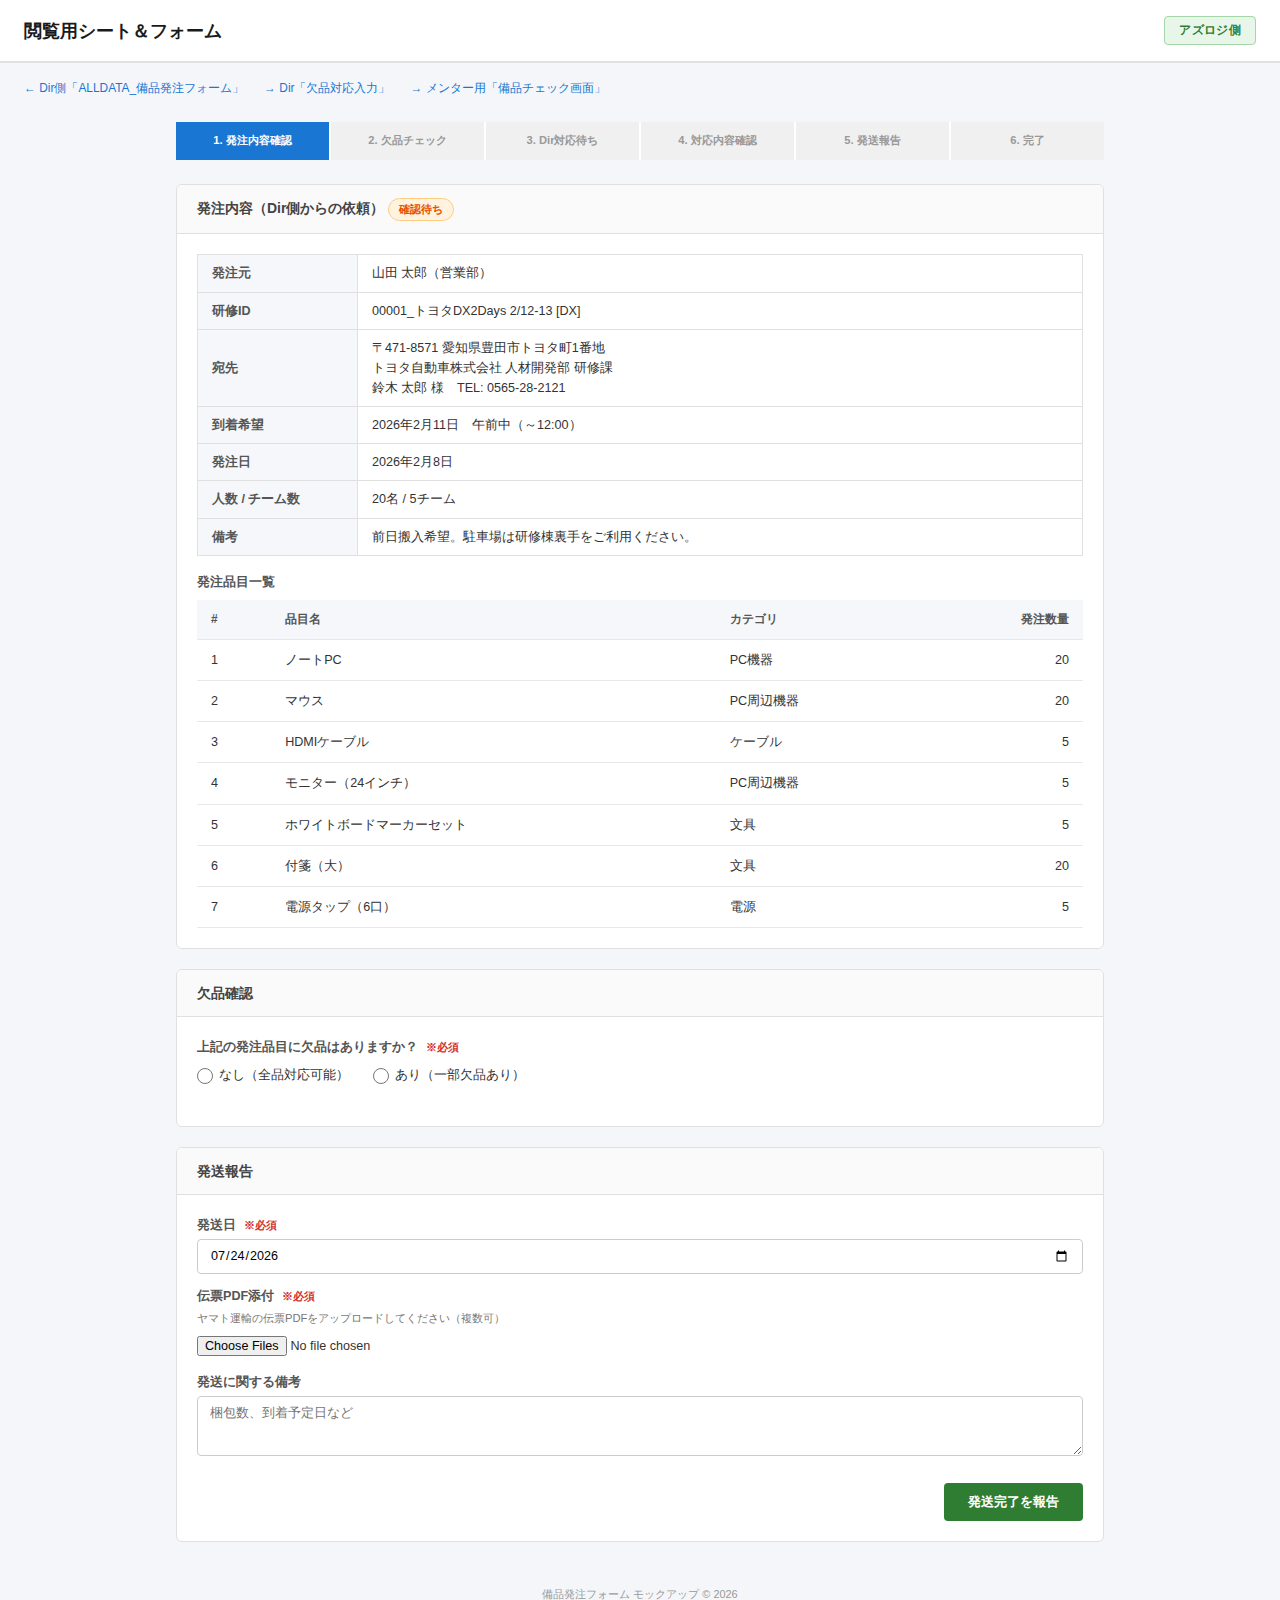
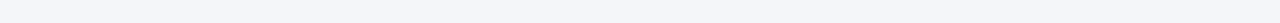
<file: view-form.html>
<!DOCTYPE html>
<html lang="ja">
<head>
  <meta charset="UTF-8">
  <meta name="viewport" content="width=device-width, initial-scale=1.0">
  <title>閲覧用シート＆フォーム（アズロジ側）</title>
  <link rel="stylesheet" href="styles.css">
  <style>
    /* 閲覧用シート固有のスタイル */
    .step-indicator {
      display: flex;
      gap: 0;
      margin-bottom: 24px;
      overflow-x: auto;
    }
    .step-indicator__item {
      flex: 1;
      text-align: center;
      padding: 10px 8px;
      font-size: 0.8rem;
      font-weight: 600;
      background: #f0f0f0;
      color: #999;
      border-right: 2px solid #fff;
      position: relative;
    }
    .step-indicator__item:last-child {
      border-right: none;
    }
    .step-indicator__item.is-active {
      background: #1976d2;
      color: #fff;
    }
    .step-indicator__item.is-done {
      background: #e8f5e9;
      color: #2e7d32;
    }

    .shortage-item-row {
      display: flex;
      gap: 12px;
      align-items: center;
      margin-bottom: 8px;
      padding: 8px;
      background: #fff;
      border: 1px solid #e0e0e0;
      border-radius: 4px;
    }
    .shortage-item-row .item-name {
      flex: 2;
      font-weight: 600;
      font-size: 0.9rem;
    }
    .shortage-item-row .shortage-qty {
      flex: 1;
    }
    .shortage-item-row .shortage-note {
      flex: 3;
    }
    .shortage-item-row input,
    .shortage-item-row textarea {
      width: 100%;
      padding: 6px 8px;
      border: 1px solid #ccc;
      border-radius: 4px;
      font-size: 0.85rem;
      font-family: inherit;
    }
    .shortage-item-row textarea {
      min-height: 36px;
      resize: vertical;
    }

    .response-section {
      display: none;
      margin-top: 16px;
      padding: 16px;
      background: #f3e5f5;
      border: 1px solid #ce93d8;
      border-radius: 4px;
    }
    .response-section.is-visible {
      display: block;
    }
  </style>
</head>
<body>

  <!-- ヘッダー -->
  <header class="header">
    <h1 class="header__title">閲覧用シート＆フォーム</h1>
    <span class="header__role header__role--azlogi">アズロジ側</span>
  </header>

  <div style="padding:0 24px; display:flex; gap:20px; flex-wrap:wrap;">
    <a href="index.html" class="nav-link" style="margin:16px 0 0;">&#8592; Dir側「ALLDATA_備品発注フォーム」</a>
    <a href="dir-response.html" class="nav-link" style="margin:16px 0 0;">&#8594; Dir「欠品対応入力」</a>
    <a href="mentor-check.html" class="nav-link" style="margin:16px 0 0;">&#8594; メンター用「備品チェック画面」</a>
  </div>

  <main class="main">

    <!-- ステップインジケーター -->
    <div class="step-indicator" id="stepIndicator">
      <div class="step-indicator__item is-active" data-step="1">1. 発注内容確認</div>
      <div class="step-indicator__item" data-step="2">2. 欠品チェック</div>
      <div class="step-indicator__item" data-step="3">3. Dir対応待ち</div>
      <div class="step-indicator__item" data-step="4">4. 対応内容確認</div>
      <div class="step-indicator__item" data-step="5">5. 発送報告</div>
      <div class="step-indicator__item" data-step="6">6. 完了</div>
    </div>

    <!-- セクション1: 発注内容の閲覧（読み取り専用） -->
    <div class="section">
      <div class="section__header">発注内容（Dir側からの依頼） <span class="badge badge--pending">確認待ち</span></div>
      <div class="section__body">
        <table class="readonly-table">
          <tr>
            <th>発注元</th>
            <td>山田 太郎（営業部）</td>
          </tr>
          <tr>
            <th>研修ID</th>
            <td>00001_トヨタDX2Days 2/12-13 [DX]</td>
          </tr>
          <tr>
            <th>宛先</th>
            <td>
              〒471-8571 愛知県豊田市トヨタ町1番地<br>
              トヨタ自動車株式会社 人材開発部 研修課<br>
              鈴木 太郎 様　TEL: 0565-28-2121
            </td>
          </tr>
          <tr>
            <th>到着希望</th>
            <td>2026年2月11日　午前中（～12:00）</td>
          </tr>
          <tr>
            <th>発注日</th>
            <td>2026年2月8日</td>
          </tr>
          <tr>
            <th>人数 / チーム数</th>
            <td>20名 / 5チーム</td>
          </tr>
          <tr>
            <th>備考</th>
            <td>前日搬入希望。駐車場は研修棟裏手をご利用ください。</td>
          </tr>
        </table>

        <h4 style="margin:16px 0 8px; font-size:0.9rem; color:#555;">発注品目一覧</h4>
        <div class="table-wrap">
          <table class="data-table" id="orderItemsTable">
            <thead>
              <tr>
                <th>#</th>
                <th>品目名</th>
                <th>カテゴリ</th>
                <th style="text-align:right;">発注数量</th>
              </tr>
            </thead>
            <tbody>
              <tr>
                <td>1</td>
                <td>ノートPC</td>
                <td>PC機器</td>
                <td style="text-align:right;">20</td>
              </tr>
              <tr>
                <td>2</td>
                <td>マウス</td>
                <td>PC周辺機器</td>
                <td style="text-align:right;">20</td>
              </tr>
              <tr>
                <td>3</td>
                <td>HDMIケーブル</td>
                <td>ケーブル</td>
                <td style="text-align:right;">5</td>
              </tr>
              <tr>
                <td>4</td>
                <td>モニター（24インチ）</td>
                <td>PC周辺機器</td>
                <td style="text-align:right;">5</td>
              </tr>
              <tr>
                <td>5</td>
                <td>ホワイトボードマーカーセット</td>
                <td>文具</td>
                <td style="text-align:right;">5</td>
              </tr>
              <tr>
                <td>6</td>
                <td>付箋（大）</td>
                <td>文具</td>
                <td style="text-align:right;">20</td>
              </tr>
              <tr>
                <td>7</td>
                <td>電源タップ（6口）</td>
                <td>電源</td>
                <td style="text-align:right;">5</td>
              </tr>
            </tbody>
          </table>
        </div>
      </div>
    </div>

    <!-- セクション2: 欠品確認 -->
    <div class="section">
      <div class="section__header">欠品確認</div>
      <div class="section__body">
        <div class="form-group">
          <label class="form-label">上記の発注品目に欠品はありますか？ <span class="required">※必須</span></label>
          <div class="radio-group">
            <label>
              <input type="radio" name="shortage" value="no" id="shortageNo"> なし（全品対応可能）
            </label>
            <label>
              <input type="radio" name="shortage" value="yes" id="shortageYes"> あり（一部欠品あり）
            </label>
          </div>
        </div>

        <!-- 欠品ありの場合のみ表示 -->
        <div class="conditional-section" id="shortageSection">
          <h4 style="margin-bottom:12px; font-size:0.9rem; color:#c62828;">欠品内容を入力してください</h4>
          <div style="margin-bottom:8px; display:flex; gap:12px; font-size:0.78rem; color:#777; padding:0 8px;">
            <span style="flex:2;">品目名</span>
            <span style="flex:1;">欠品数</span>
            <span style="flex:3;">備考</span>
          </div>
          <div id="shortageItems">
            <div class="shortage-item-row">
              <span class="item-name">ノートPC</span>
              <div class="shortage-qty"><input type="number" min="0" value="0" placeholder="欠品数"></div>
              <div class="shortage-note"><input type="text" placeholder="備考（入荷予定等）"></div>
            </div>
            <div class="shortage-item-row">
              <span class="item-name">マウス</span>
              <div class="shortage-qty"><input type="number" min="0" value="0" placeholder="欠品数"></div>
              <div class="shortage-note"><input type="text" placeholder="備考（入荷予定等）"></div>
            </div>
            <div class="shortage-item-row">
              <span class="item-name">HDMIケーブル</span>
              <div class="shortage-qty"><input type="number" min="0" value="0" placeholder="欠品数"></div>
              <div class="shortage-note"><input type="text" placeholder="備考（入荷予定等）"></div>
            </div>
            <div class="shortage-item-row">
              <span class="item-name">モニター（24インチ）</span>
              <div class="shortage-qty"><input type="number" min="0" value="0" placeholder="欠品数"></div>
              <div class="shortage-note"><input type="text" placeholder="備考（入荷予定等）"></div>
            </div>
            <div class="shortage-item-row">
              <span class="item-name">ホワイトボードマーカーセット</span>
              <div class="shortage-qty"><input type="number" min="0" value="0" placeholder="欠品数"></div>
              <div class="shortage-note"><input type="text" placeholder="備考（入荷予定等）"></div>
            </div>
            <div class="shortage-item-row">
              <span class="item-name">付箋（大）</span>
              <div class="shortage-qty"><input type="number" min="0" value="0" placeholder="欠品数"></div>
              <div class="shortage-note"><input type="text" placeholder="備考（入荷予定等）"></div>
            </div>
            <div class="shortage-item-row">
              <span class="item-name">電源タップ（6口）</span>
              <div class="shortage-qty"><input type="number" min="0" value="0" placeholder="欠品数"></div>
              <div class="shortage-note"><input type="text" placeholder="備考（入荷予定等）"></div>
            </div>
          </div>

          <div class="btn-group" style="margin-top:16px;">
            <button type="button" class="btn btn--warning" id="btnReportShortage">欠品内容を報告（Slack通知）</button>
          </div>
        </div>

        <!-- 欠品報告後のアラート -->
        <div class="alert alert--info" id="shortageAlert">
          欠品内容をSlackで通知しました。このフォームのURLがDir側へ共有されます。
        </div>
      </div>
    </div>

    <!-- セクション3: Dir対応待ち -->
    <div class="section" id="waitingSection" style="display:none;">
      <div class="section__header">Dir側の対応待ち <span class="badge badge--pending">対応待ち</span></div>
      <div class="section__body">
        <p style="font-size:0.9rem; color:#777; line-height:1.8;">
          欠品内容がDir側へ通知されました。<br>
          Dir側が各欠品品目に対して対応方針を記入するまでお待ちください。<br>
          対応内容が記入されると、Slackで通知されます。
        </p>
        <div class="btn-group" style="gap:12px;">
          <a href="dir-response.html" class="btn btn--warning" style="text-decoration:none;">Dir「欠品対応入力」画面を開く</a>
          <button type="button" class="btn btn--primary" id="btnSimulateDir" style="opacity:0.85;">（モック）対応入力済みをシミュレート</button>
        </div>
      </div>
    </div>

    <!-- セクション4: Dir側の対応内容確認（アズロジ読み取り専用） -->
    <div class="section" id="responseSection" style="display:none;">
      <div class="section__header">不足備品の対応内容（Dir側が記入済み） <span class="badge badge--done">Dir記入済み</span></div>
      <div class="section__body">
        <p style="font-size:0.85rem; color:#555; margin-bottom:12px;">
          Dir側が各欠品品目に対して以下の対応を記入しました。内容を確認のうえ、発送準備を進めてください。
        </p>

        <div class="table-wrap">
          <table class="data-table" id="dirResponseTable">
            <thead>
              <tr>
                <th>品目名</th>
                <th style="text-align:right;">欠品数</th>
                <th>Dir対応方針</th>
                <th>Dir対応詳細</th>
              </tr>
            </thead>
            <tbody id="dirResponseBody">
              <!-- JSで動的に生成 -->
            </tbody>
          </table>
        </div>

        <div class="btn-group" style="margin-top:16px;">
          <button type="button" class="btn btn--success" id="btnConfirmResponse">対応内容を確認しました — 発送準備に進む</button>
        </div>

        <div class="alert alert--success" id="responseAlert">
          対応内容を確認しました。発送報告に進んでください。
        </div>
      </div>
    </div>

    <!-- セクション4: 発送報告 -->
    <div class="section">
      <div class="section__header">発送報告</div>
      <div class="section__body">
        <div class="form-inline">
          <div class="form-group">
            <label class="form-label">発送日 <span class="required">※必須</span></label>
            <input type="date" class="form-input" id="shipDate">
          </div>
        </div>
        <div class="form-group" style="margin-top:12px;">
          <label class="form-label">伝票PDF添付 <span class="required">※必須</span></label>
          <p style="font-size:0.8rem; color:#777; margin-bottom:6px;">ヤマト運輸の伝票PDFをアップロードしてください（複数可）</p>
          <input type="file" id="slipFiles" multiple accept=".pdf,.jpg,.jpeg,.png" style="font-size:0.9rem;">
          <div id="fileList" style="margin-top:8px;"></div>
        </div>
        <div class="form-group">
          <label class="form-label">発送に関する備考</label>
          <textarea class="form-textarea" placeholder="梱包数、到着予定日など" id="shipRemarks" style="min-height:60px;"></textarea>
        </div>
        <div class="btn-group">
          <button type="button" class="btn btn--success" id="btnShip">発送完了を報告</button>
        </div>

        <div class="alert alert--success" id="shipAlert">
          発送完了を報告しました。Dir側へ自動通知されます。
        </div>
      </div>
    </div>

  </main>

  <!-- 完了モーダル -->
  <div class="modal-overlay" id="completeModal">
    <div class="modal">
      <div class="modal__title">発送完了</div>
      <div class="modal__message">
        発送報告が完了しました。<br>
        Dir側へSlackで自動通知されます。<br><br>
        <strong>配送業者:</strong> ヤマト運輸（固定）<br>
        <strong>発送日:</strong> <span id="completedDate"></span><br>
        <strong>添付ファイル:</strong> <span id="completedFiles"></span>
      </div>
      <div class="modal__actions">
        <button class="btn btn--primary" id="btnCompleteOk">OK</button>
      </div>
    </div>
  </div>

  <footer class="footer">
    備品発注フォーム モックアップ &copy; 2026
  </footer>

  <script>
    (function () {
      // --- 要素取得 ---
      var shortageYes = document.getElementById('shortageYes');
      var shortageNo = document.getElementById('shortageNo');
      var shortageSection = document.getElementById('shortageSection');
      var waitingSection = document.getElementById('waitingSection');
      var responseSection = document.getElementById('responseSection');
      var btnReportShortage = document.getElementById('btnReportShortage');
      var shortageAlert = document.getElementById('shortageAlert');
      var btnSimulateDir = document.getElementById('btnSimulateDir');
      var btnConfirmResponse = document.getElementById('btnConfirmResponse');
      var responseAlert = document.getElementById('responseAlert');
      var btnShip = document.getElementById('btnShip');
      var shipAlert = document.getElementById('shipAlert');
      var completeModal = document.getElementById('completeModal');
      var btnCompleteOk = document.getElementById('btnCompleteOk');
      var stepItems = document.querySelectorAll('.step-indicator__item');
      var dirResponseBody = document.getElementById('dirResponseBody');

      // --- Dir側のダミー対応データ ---
      var dirResponseData = {
        'ノートPC':                 { policy: '代替品手配',   detail: 'Lenovo ThinkPad E14を代替として手配済み。2/10入荷予定。' },
        'マウス':                   { policy: '在庫分のみ先行発送', detail: '在庫15個を先行発送。残5個は2/12入荷後に追送。' },
        'HDMIケーブル':             { policy: '対応不要',     detail: '在庫十分のため欠品なしとして処理。' },
        'モニター（24インチ）':     { policy: '入荷待ち',     detail: 'Dell P2422H 5台を発注済み。2/10着予定。研修には間に合う見込み。' },
        'ホワイトボードマーカーセット': { policy: '対応不要', detail: '在庫確認済み。問題なし。' },
        '付箋（大）':               { policy: '代替品手配',   detail: '3M製からコクヨ製に変更して手配。同等品質。' },
        '電源タップ（6口）':        { policy: '対応不要',     detail: '在庫確認済み。問題なし。' }
      };

      // --- ステップ更新（6ステップ対応） ---
      function setStep(activeStep) {
        stepItems.forEach(function (el) {
          var step = parseInt(el.getAttribute('data-step'));
          el.classList.remove('is-active', 'is-done');
          if (step < activeStep) {
            el.classList.add('is-done');
          } else if (step === activeStep) {
            el.classList.add('is-active');
          }
        });
      }

      // --- 欠品あり/なし切替 ---
      shortageYes.addEventListener('change', function () {
        shortageSection.classList.add('is-visible');
        waitingSection.style.display = 'none';
        responseSection.style.display = 'none';
        shortageAlert.classList.remove('is-visible');
        responseAlert.classList.remove('is-visible');
        setStep(2);
      });

      shortageNo.addEventListener('change', function () {
        shortageSection.classList.remove('is-visible');
        waitingSection.style.display = 'none';
        responseSection.style.display = 'none';
        shortageAlert.classList.remove('is-visible');
        responseAlert.classList.remove('is-visible');
        setStep(5);
      });

      // --- 欠品報告ボタン → Dir側へ通知 & 対応待ちセクション表示 ---
      btnReportShortage.addEventListener('click', function () {
        shortageAlert.classList.add('is-visible');
        waitingSection.style.display = 'block';
        responseSection.style.display = 'none';
        setStep(3);
      });

      // --- （モック）Dir側の対応入力をシミュレート ---
      btnSimulateDir.addEventListener('click', function () {
        // 欠品として入力された品目のデータを収集
        var shortageRows = document.querySelectorAll('#shortageItems .shortage-item-row');
        var html = '';
        shortageRows.forEach(function (row) {
          var name = row.querySelector('.item-name').textContent;
          var qty = parseInt(row.querySelector('.shortage-qty input').value) || 0;
          if (qty > 0) {
            var resp = dirResponseData[name] || { policy: '検討中', detail: '対応を検討中です。' };
            html += '<tr>';
            html += '<td style="font-weight:600;">' + name + '</td>';
            html += '<td style="text-align:right;">' + qty + '</td>';
            html += '<td><span class="badge badge--done">' + resp.policy + '</span></td>';
            html += '<td style="font-size:0.85rem;">' + resp.detail + '</td>';
            html += '</tr>';
          }
        });

        if (html === '') {
          // 欠品数が入力されていなかった場合、全品目をダミー表示
          shortageRows.forEach(function (row) {
            var name = row.querySelector('.item-name').textContent;
            var resp = dirResponseData[name] || { policy: '検討中', detail: '対応を検討中です。' };
            html += '<tr>';
            html += '<td style="font-weight:600;">' + name + '</td>';
            html += '<td style="text-align:right;">-</td>';
            html += '<td><span class="badge badge--done">' + resp.policy + '</span></td>';
            html += '<td style="font-size:0.85rem;">' + resp.detail + '</td>';
            html += '</tr>';
          });
        }

        dirResponseBody.innerHTML = html;
        waitingSection.style.display = 'none';
        responseSection.style.display = 'block';
        setStep(4);
      });

      // --- 対応内容確認 → 発送報告へ ---
      btnConfirmResponse.addEventListener('click', function () {
        responseAlert.classList.add('is-visible');
        setStep(5);
      });

      // --- ファイル選択時のプレビュー ---
      var slipFiles = document.getElementById('slipFiles');
      var fileList = document.getElementById('fileList');
      slipFiles.addEventListener('change', function () {
        fileList.innerHTML = '';
        if (this.files.length > 0) {
          var ul = document.createElement('ul');
          ul.style.cssText = 'list-style:none; padding:0; margin:0;';
          for (var i = 0; i < this.files.length; i++) {
            var li = document.createElement('li');
            li.style.cssText = 'font-size:0.85rem; color:#555; padding:2px 0;';
            li.textContent = '\uD83D\uDCCE ' + this.files[i].name + '\uFF08' + (this.files[i].size / 1024).toFixed(1) + ' KB\uFF09';
            ul.appendChild(li);
          }
          fileList.appendChild(ul);
        }
      });

      // --- 発送完了報告 ---
      btnShip.addEventListener('click', function () {
        var shipDate = document.getElementById('shipDate').value;
        var files = slipFiles.files;

        if (!shipDate) {
          alert('発送日は必須です。');
          return;
        }
        if (files.length === 0) {
          alert('伝票PDFを1つ以上添付してください。');
          return;
        }

        // 完了モーダル表示
        var fileNames = [];
        for (var i = 0; i < files.length; i++) {
          fileNames.push(files[i].name);
        }
        document.getElementById('completedDate').textContent = shipDate;
        document.getElementById('completedFiles').textContent = fileNames.join(', ');
        completeModal.classList.add('is-visible');

        shipAlert.classList.add('is-visible');
        setStep(6);
      });

      // --- 完了モーダルを閉じる ---
      btnCompleteOk.addEventListener('click', function () {
        completeModal.classList.remove('is-visible');
      });

      completeModal.addEventListener('click', function (e) {
        if (e.target === completeModal) {
          completeModal.classList.remove('is-visible');
        }
      });

      // --- 初期値：発送日を今日にする ---
      var today = new Date();
      var yyyy = today.getFullYear();
      var mm = String(today.getMonth() + 1).padStart(2, '0');
      var dd = String(today.getDate()).padStart(2, '0');
      document.getElementById('shipDate').value = yyyy + '-' + mm + '-' + dd;

    })();
  </script>

</body>
</html>
</file>
<file: styles.css>
/* ============================================
   備品発注フォーム モックアップ - 共通スタイル
   ============================================ */

/* --- リセット & ベース --- */
*,
*::before,
*::after {
  box-sizing: border-box;
  margin: 0;
  padding: 0;
}

html {
  font-size: 14px;
  line-height: 1.6;
}

body {
  font-family: "Hiragino Kaku Gothic ProN", "Meiryo", "Yu Gothic", sans-serif;
  background: #f4f6f9;
  color: #333;
  min-height: 100vh;
}

/* --- ヘッダー --- */
.header {
  background: #fff;
  border-bottom: 2px solid #e0e0e0;
  padding: 16px 24px;
  display: flex;
  align-items: center;
  justify-content: space-between;
}

.header__title {
  font-size: 1.25rem;
  font-weight: 700;
  color: #1a1a1a;
}

.header__role {
  display: inline-block;
  padding: 4px 14px;
  border-radius: 4px;
  font-size: 0.85rem;
  font-weight: 600;
  letter-spacing: 0.03em;
}

.header__role--dir {
  background: #e3f2fd;
  color: #1565c0;
  border: 1px solid #90caf9;
}

.header__role--azlogi {
  background: #e8f5e9;
  color: #2e7d32;
  border: 1px solid #a5d6a7;
}

/* --- ナビゲーションリンク --- */
.nav-link {
  display: inline-block;
  margin: 16px 24px 0;
  font-size: 0.85rem;
  color: #1976d2;
  text-decoration: none;
}

.nav-link:hover {
  text-decoration: underline;
}

/* --- メインコンテンツ --- */
.main {
  max-width: 960px;
  margin: 24px auto;
  padding: 0 16px;
}

/* --- セクション --- */
.section {
  background: #fff;
  border: 1px solid #e0e0e0;
  border-radius: 6px;
  margin-bottom: 20px;
  overflow: hidden;
}

.section__header {
  background: #fafafa;
  border-bottom: 1px solid #e0e0e0;
  padding: 12px 20px;
  font-size: 1rem;
  font-weight: 700;
  color: #444;
}

.section__body {
  padding: 20px;
}

/* --- フォーム要素 --- */
.form-group {
  margin-bottom: 16px;
}

.form-group:last-child {
  margin-bottom: 0;
}

.form-label {
  display: block;
  font-weight: 600;
  margin-bottom: 4px;
  font-size: 0.9rem;
  color: #555;
}

.form-label .required {
  color: #d32f2f;
  font-size: 0.8rem;
  margin-left: 4px;
}

.form-input,
.form-select,
.form-textarea {
  width: 100%;
  padding: 8px 12px;
  border: 1px solid #ccc;
  border-radius: 4px;
  font-size: 0.9rem;
  font-family: inherit;
  background: #fff;
  transition: border-color 0.2s;
}

.form-input:focus,
.form-select:focus,
.form-textarea:focus {
  outline: none;
  border-color: #1976d2;
  box-shadow: 0 0 0 2px rgba(25, 118, 210, 0.15);
}

.form-input--short {
  width: 120px;
}

.form-input--medium {
  width: 240px;
}

.form-textarea {
  resize: vertical;
  min-height: 80px;
}

.form-inline {
  display: flex;
  gap: 16px;
  flex-wrap: wrap;
}

.form-inline .form-group {
  flex: 1;
  min-width: 200px;
}

/* --- テーブル --- */
.table-wrap {
  overflow-x: auto;
}

.data-table {
  width: 100%;
  border-collapse: collapse;
  font-size: 0.9rem;
}

.data-table th,
.data-table td {
  padding: 10px 14px;
  border-bottom: 1px solid #e8e8e8;
  text-align: left;
  white-space: nowrap;
}

.data-table th {
  background: #f5f7fa;
  font-weight: 600;
  color: #555;
  font-size: 0.85rem;
  position: sticky;
  top: 0;
}

.data-table tbody tr:hover {
  background: #f0f6ff;
}

.data-table td input[type="number"] {
  width: 70px;
  padding: 4px 8px;
  border: 1px solid #ccc;
  border-radius: 4px;
  font-size: 0.9rem;
  text-align: right;
}

.data-table td input[type="checkbox"] {
  width: 16px;
  height: 16px;
  cursor: pointer;
}

/* 在庫ステータス表示 */
.stock-ok {
  color: #2e7d32;
  font-weight: 600;
}

.stock-low {
  color: #e65100;
  font-weight: 600;
}

.stock-out {
  color: #d32f2f;
  font-weight: 600;
}

/* --- ラジオボタングループ --- */
.radio-group {
  display: flex;
  gap: 24px;
  padding: 4px 0;
}

.radio-group label {
  display: flex;
  align-items: center;
  gap: 6px;
  cursor: pointer;
  font-size: 0.9rem;
}

.radio-group input[type="radio"] {
  width: 16px;
  height: 16px;
}

/* --- ボタン --- */
.btn {
  display: inline-flex;
  align-items: center;
  justify-content: center;
  padding: 10px 24px;
  border: none;
  border-radius: 4px;
  font-size: 0.95rem;
  font-weight: 600;
  font-family: inherit;
  cursor: pointer;
  transition: background 0.2s, box-shadow 0.2s;
}

.btn:disabled {
  opacity: 0.5;
  cursor: not-allowed;
}

.btn--primary {
  background: #1976d2;
  color: #fff;
}

.btn--primary:hover:not(:disabled) {
  background: #1565c0;
  box-shadow: 0 2px 6px rgba(25, 118, 210, 0.3);
}

.btn--success {
  background: #2e7d32;
  color: #fff;
}

.btn--success:hover:not(:disabled) {
  background: #1b5e20;
  box-shadow: 0 2px 6px rgba(46, 125, 50, 0.3);
}

.btn--warning {
  background: #e65100;
  color: #fff;
}

.btn--warning:hover:not(:disabled) {
  background: #bf360c;
}

.btn-group {
  display: flex;
  gap: 12px;
  margin-top: 20px;
  justify-content: flex-end;
}

/* --- 閲覧専用テーブル --- */
.readonly-table {
  width: 100%;
  border-collapse: collapse;
  font-size: 0.9rem;
}

.readonly-table th,
.readonly-table td {
  padding: 8px 14px;
  border: 1px solid #e0e0e0;
  text-align: left;
}

.readonly-table th {
  background: #f5f7fa;
  font-weight: 600;
  color: #555;
  width: 160px;
}

/* --- 条件表示 (欠品セクションなど) --- */
.conditional-section {
  display: none;
  margin-top: 16px;
  padding: 16px;
  background: #fffde7;
  border: 1px solid #fff9c4;
  border-radius: 4px;
}

.conditional-section.is-visible {
  display: block;
}

/* --- ステータスバッジ --- */
.badge {
  display: inline-block;
  padding: 2px 10px;
  border-radius: 12px;
  font-size: 0.78rem;
  font-weight: 600;
}

.badge--pending {
  background: #fff3e0;
  color: #e65100;
  border: 1px solid #ffcc80;
}

.badge--done {
  background: #e8f5e9;
  color: #2e7d32;
  border: 1px solid #a5d6a7;
}

.badge--shortage {
  background: #fce4ec;
  color: #c62828;
  border: 1px solid #ef9a9a;
}

/* --- モーダル（確認ダイアログ） --- */
.modal-overlay {
  display: none;
  position: fixed;
  top: 0;
  left: 0;
  width: 100%;
  height: 100%;
  background: rgba(0, 0, 0, 0.4);
  z-index: 1000;
  justify-content: center;
  align-items: center;
}

.modal-overlay.is-visible {
  display: flex;
}

.modal {
  background: #fff;
  border-radius: 8px;
  padding: 28px 32px;
  max-width: 480px;
  width: 90%;
  box-shadow: 0 8px 32px rgba(0, 0, 0, 0.2);
}

.modal__title {
  font-size: 1.1rem;
  font-weight: 700;
  margin-bottom: 12px;
  color: #1a1a1a;
}

.modal__message {
  font-size: 0.9rem;
  color: #555;
  margin-bottom: 20px;
  line-height: 1.7;
}

.modal__actions {
  display: flex;
  gap: 12px;
  justify-content: flex-end;
}

.modal__actions .btn {
  min-width: 100px;
}

.btn--cancel {
  background: #e0e0e0;
  color: #333;
}

.btn--cancel:hover {
  background: #bdbdbd;
}

/* --- アラート --- */
.alert {
  display: none;
  padding: 12px 16px;
  border-radius: 4px;
  margin-bottom: 16px;
  font-size: 0.9rem;
}

.alert.is-visible {
  display: block;
}

.alert--success {
  background: #e8f5e9;
  color: #2e7d32;
  border: 1px solid #a5d6a7;
}

.alert--info {
  background: #e3f2fd;
  color: #1565c0;
  border: 1px solid #90caf9;
}

/* --- フッター --- */
.footer {
  text-align: center;
  padding: 20px;
  font-size: 0.78rem;
  color: #999;
}

/* --- レスポンシブ --- */
@media (max-width: 768px) {
  .header {
    flex-direction: column;
    align-items: flex-start;
    gap: 8px;
  }

  .form-inline {
    flex-direction: column;
  }

  .form-inline .form-group {
    min-width: 100%;
  }

  .form-input--short {
    width: 100%;
  }

  .form-input--medium {
    width: 100%;
  }

  .btn-group {
    flex-direction: column;
  }

  .btn-group .btn {
    width: 100%;
  }
}
</file>
